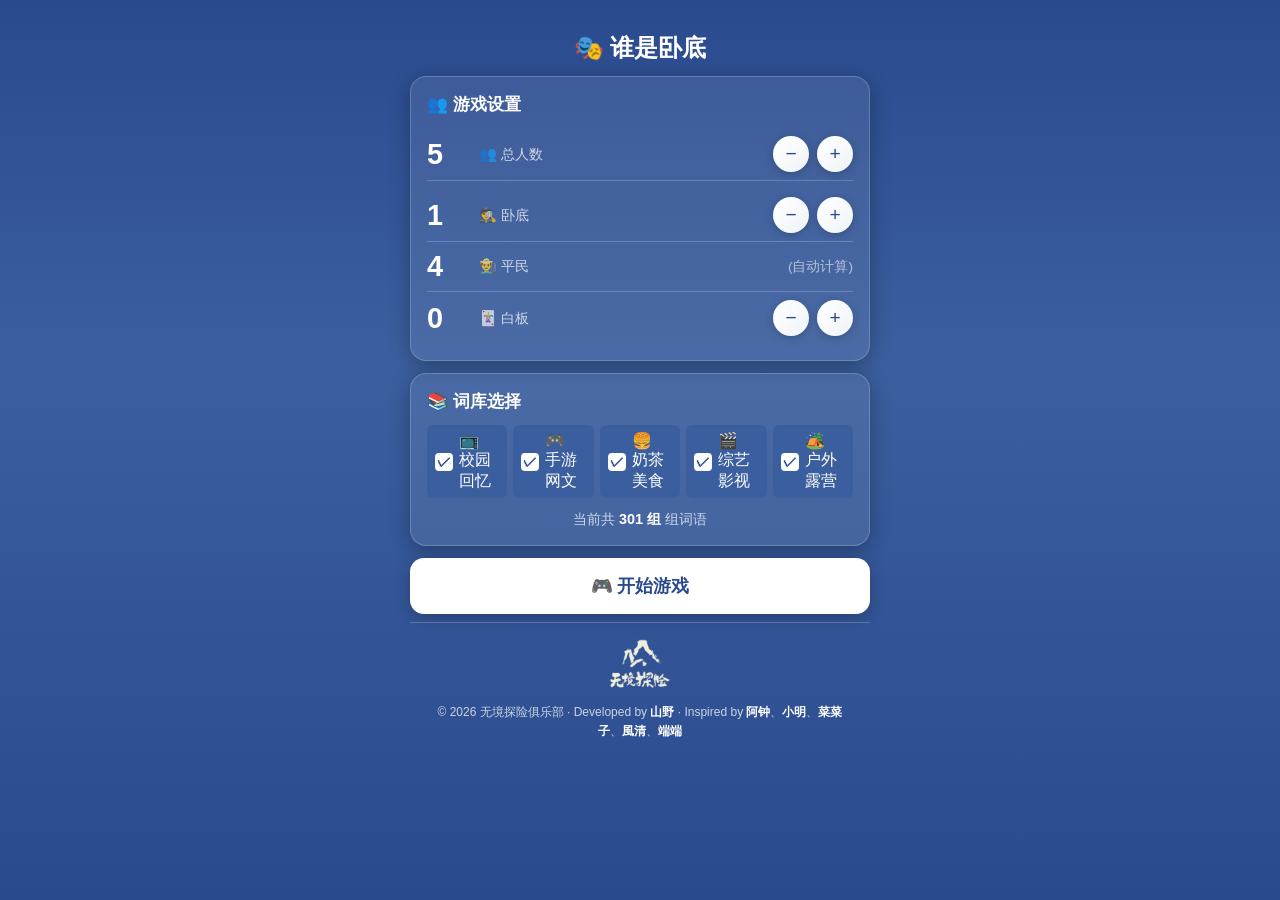
<file: index.html>
<!DOCTYPE html>
<html lang="zh-CN">
<head>
    <meta charset="UTF-8">
    <meta name="viewport" content="width=device-width, initial-scale=1.0, maximum-scale=1.0, user-scalable=no">
    <title>谁是卧底 - 无境探险</title>
    <style>
        /* ==================== 暗色主题（深蓝 + 浅色文字） ==================== */
        :root {
            --bg: #3B5F9E;                          /* 和 LOGO 背景一致 */
            --bg-gradient: linear-gradient(180deg, #2A4A8E 0%, #3B5F9E 40%, #2A4A8E 100%);
            --primary: #FFFFFF;                     /* 纯白色，最高对比度 */
            --primary-light: #F0F4F8;
            --primary-dark: #E0E8F0;
            --primary-bg: rgba(255, 255, 255, 0.1);
            --text: #FFFFFF;
            --text-secondary: rgba(255, 255, 255, 0.75);
            --card-bg: rgba(255, 255, 255, 0.08);
            --card-border: rgba(255, 255, 255, 0.2);
            --card-shadow: rgba(0, 0, 0, 0.3);
            /* Web 2.0 柔和色 - 暗色版本 */
            --danger: #FFCDD2;
            --danger-bg: rgba(255, 235, 238, 0.15);
            --danger-text: #FFCDD2;
            --success: #C8E6C9;
            --success-bg: rgba(232, 245, 233, 0.15);
            --success-text: #C8E6C9;
            --avatar-bg: #FFFFFF;                   /* 头像背景 - 白色 */
            --avatar-text: #2A4A8E;                 /* 头像文字 - 深蓝 */
        }

        * {
            margin: 0;
            padding: 0;
            box-sizing: border-box;
            -webkit-tap-highlight-color: transparent;
        }

        body {
            font-family: -apple-system, BlinkMacSystemFont, 'Segoe UI', Roboto, 'Helvetica Neue', Arial, sans-serif;
            background: var(--bg-gradient);
            color: var(--text);
            min-height: 100vh;
            transition: background 0.4s ease, color 0.4s ease;
            overflow-x: hidden;
        }

        .container {
            max-width: 500px;
            margin: 0 auto;
            padding: 20px;
            min-height: 100vh;
            display: flex;
            flex-direction: column;
        }

        /* 页面内容区域 - 占据剩余空间，内容贴顶，LOGO 贴底 */
        .page.active {
            display: flex;
            flex-direction: column;
            flex: 1;
            justify-content: flex-start;
        }

        /* 页脚始终在页面底部 */
        .footer {
            margin-top: auto;
        }

        /* 页面切换 */
        .page {
            display: none;
            flex: 1;
            flex-direction: column;
        }

        .page.active {
            display: flex;
        }

        /* 标题 */
        .page-title {
            font-size: 1.5rem;
            text-align: center;
            margin: 12px 0;
            color: var(--primary);
            font-weight: 700;
        }

        /* 卡片 */
        .card {
            background: var(--card-bg);
            border-radius: 16px;
            padding: 16px;
            margin-bottom: 12px;
            box-shadow: 0 4px 20px var(--card-shadow);
            border: 1px solid var(--card-border);
            transition: all 0.3s ease;
        }

        .card-title {
            font-size: 1.05rem;
            font-weight: 600;
            margin-bottom: 12px;
            display: flex;
            align-items: center;
            gap: 8px;
            color: var(--primary);
        }

        /* 计数器控件 */
        .counter {
            display: flex;
            align-items: center;
            justify-content: space-between;
            padding: 8px 0;
            border-bottom: 1px solid var(--card-border);
        }

        .counter:last-child {
            border-bottom: none;
        }

        .counter-left {
            display: flex;
            align-items: center;
            gap: 10px;
        }

        .counter-value {
            font-size: 1.8rem;
            font-weight: 700;
            color: var(--primary);
            min-width: 44px;
            text-align: left;
        }

        .counter-label {
            font-size: 0.9rem;
            color: var(--text-secondary);
        }

        .counter-btn {
            width: 36px;
            height: 36px;
            border-radius: 50%;
            border: none;
            background: linear-gradient(135deg, var(--primary), var(--primary-light));
            color: var(--bg);
            font-size: 1.2rem;
            cursor: pointer;
            display: flex;
            align-items: center;
            justify-content: center;
            box-shadow: 0 2px 8px rgba(0,0,0,0.2);
            transition: transform 0.1s;
        }

        body .counter-btn {
            background: linear-gradient(135deg, #FFFFFF, #F0F4F8);
            color: #2A4A8E;
        }

        .counter-btn:active {
            transform: scale(0.9);
        }

        .counter-btn:disabled {
            background: #ccc;
            cursor: not-allowed;
            box-shadow: none;
        }

        body .counter-btn:disabled {
            background: rgba(255, 255, 255, 0.3);
        }

        /* 大按钮 */
        .btn {
            display: block;
            width: 100%;
            padding: 16px 24px;
            border: none;
            border-radius: 14px;
            font-size: 1.1rem;
            font-weight: 600;
            cursor: pointer;
            transition: transform 0.1s, box-shadow 0.2s;
            text-align: center;
            text-decoration: none;
        }

        .btn:active {
            transform: scale(0.98);
        }

        .btn-primary {
            background: var(--primary);
            color: var(--bg);
            box-shadow: 0 4px 16px rgba(0,0,0,0.25);
        }

        body .btn-primary {
            background: #FFFFFF;
            color: #2A4A8E;
        }

        .btn-secondary {
            background: var(--card-bg);
            color: var(--primary);
            border: 2px solid var(--primary);
        }

        /* 忘词按钮 */
        .btn-danger {
            background: var(--danger-bg);
            color: var(--danger-text);
            border: 1px solid var(--danger);
        }

        /* 处决按钮 */
        .btn-success {
            background: var(--success-bg);
            color: var(--success-text);
            border: 1px solid var(--success);
        }

        .btn-group {
            display: grid;
            grid-template-columns: 1fr 1fr;
            gap: 12px;
            margin-top: 16px;
        }

        /* 词库选择器 */
        .word-bank-select {
            width: 100%;
            padding: 16px;
            border-radius: 12px;
            border: 2px solid var(--primary);
            background: var(--bg);
            color: var(--text);
            font-size: 1rem;
            cursor: pointer;
        }

        /* 玩家列表 */
        .player-list {
            display: flex;
            flex-direction: column;
            gap: 8px;
        }

        .player-item {
            display: flex;
            align-items: center;
            padding: 16px;
            background: var(--bg);
            border-radius: 12px;
            gap: 12px;
        }

        .player-number {
            width: 40px;
            height: 40px;
            border-radius: 50%;
            background: var(--avatar-bg);
            color: var(--avatar-text);
            display: flex;
            align-items: center;
            justify-content: center;
            font-weight: 700;
            font-size: 1.1rem;
        }

        .player-status {
            flex: 1;
        }

        .player-role {
            font-size: 1.5rem;
            font-weight: 700;
            text-align: center;
            padding: 30px;
            background: var(--primary-bg);
            border-radius: 16px;
            margin: 20px 0;
            animation: pulse 2s infinite;
        }

        @keyframes pulse {
            0%, 100% { transform: scale(1); }
            50% { transform: scale(1.02); }
        }

        /* 游戏状态 */
        .game-status {
            text-align: center;
            padding: 20px;
            font-size: 1.2rem;
        }

        .round-info {
            background: var(--primary);
            color: white;
            padding: 12px 24px;
            border-radius: 24px;
            display: inline-block;
            margin-bottom: 16px;
        }

        /* 投票选项 - 玩家头像网格 */
        .vote-options {
            display: grid;
            grid-template-columns: repeat(2, 1fr);
            gap: 16px;
            margin: 16px 0;
        }

        @media (min-width: 400px) {
            .vote-options {
                grid-template-columns: repeat(2, 1fr);
            }
        }

        .vote-option {
            display: flex;
            flex-direction: column;
            align-items: center;
            justify-content: center;
            padding: 20px 16px;
            background: var(--card-bg);
            border: 2px solid var(--card-border);
            border-radius: 16px;
            cursor: pointer;
            transition: all 0.3s;
            min-height: 140px;
        }

        .vote-option:hover {
            border-color: var(--primary);
        }

        .vote-option.selected {
            border-color: var(--primary);
            box-shadow: 0 0 20px rgba(0, 0, 0, 0.2);
            transform: scale(1.02);
        }

        /* 当有选中项时，未选中的变暗 */
        .vote-options.has-selected .vote-option:not(.selected) {
            opacity: 0.3;
            filter: grayscale(0.5);
        }

        .vote-option.eliminated {
            opacity: 1;
            cursor: not-allowed;
            position: relative;
            border-color: var(--danger);
        }

        /* 淘汰标记 - 右上角 X */
        .vote-option.eliminated::before {
            content: '✕';
            position: absolute;
            top: 6px;
            right: 6px;
            min-width: 28px;
            height: 28px;
            background: var(--danger);
            color: white;
            border-radius: 6px;
            display: flex;
            align-items: center;
            justify-content: center;
            font-weight: 700;
            font-size: 1rem;
            z-index: 20;
            box-shadow: 0 2px 8px rgba(0,0,0,0.4);
        }

        /* 身份标签 */
        .eliminated-role-badge {
            position: absolute;
            bottom: 8px;
            left: 50%;
            transform: translateX(-50%);
            padding: 4px 12px;
            border-radius: 12px;
            font-size: 0.85rem;
            font-weight: 700;
            color: white;
            white-space: nowrap;
            z-index: 15;
            background: rgba(0,0,0,0.7);
        }

        /* 投票选项头像 */
        .vote-option .avatar {
            width: 50px;
            height: 50px;
            border-radius: 50%;
            background: var(--avatar-bg);
            display: flex;
            align-items: center;
            justify-content: center;
            font-size: 1.5rem;
            font-weight: 700;
            color: var(--avatar-text);
            margin-bottom: 8px;
        }

        .vote-option .number {
            font-size: 0.9rem;
            color: var(--text);
            font-weight: 500;
        }

        .vote-radio {
            width: 24px;
            height: 24px;
            border-radius: 50%;
            border: 2px solid var(--primary);
            margin-right: 12px;
            display: flex;
            align-items: center;
            justify-content: center;
        }

        .vote-option.selected .vote-radio::after {
            content: '';
            width: 12px;
            height: 12px;
            border-radius: 50%;
            background: var(--primary);
        }

        /* 结算页面 */
        .result-emoji {
            font-size: 4rem;
            text-align: center;
            margin: 20px 0;
        }

        .result-title {
            font-size: 1.8rem;
            font-weight: 700;
            text-align: center;
            color: var(--primary);
            margin-bottom: 20px;
        }

        .result-detail {
            background: var(--card-bg);
            border-radius: 12px;
            padding: 16px;
            margin-bottom: 12px;
        }

        .loser-box {
            background: var(--danger-bg);
            border: 2px solid var(--danger);
            border-radius: 16px;
            padding: 20px;
            text-align: center;
            margin: 20px 0;
        }

        /* 词库管理 */
        .word-pair-item {
            display: flex;
            justify-content: space-between;
            align-items: center;
            padding: 12px;
            background: var(--bg);
            border-radius: 8px;
            margin-bottom: 8px;
        }

        .word-pair-text {
            font-size: 0.95rem;
        }

        .word-pair-actions {
            display: flex;
            gap: 8px;
        }

        .word-pair-actions button {
            padding: 6px 12px;
            border: none;
            border-radius: 6px;
            cursor: pointer;
            font-size: 0.9rem;
        }

        .btn-delete {
            background: var(--danger-bg);
            color: var(--danger-text);
        }

        /* 词库选择复选框 - 改为 5 列布局 */
        .word-bank-checkboxes {
            display: grid;
            grid-template-columns: repeat(5, 1fr);
            gap: 6px;
            margin-top: 8px;
        }

        .word-bank-checkboxes .checkbox-item {
            margin: 0;
        }

        .checkbox-item {
            display: flex;
            align-items: center;
            gap: 6px;
            cursor: pointer;
            padding: 6px 8px;
            border-radius: 6px;
            background: var(--bg);
            transition: background 0.2s;
            margin: 0;
        }

        .checkbox-item:hover {
            background: var(--primary-bg);
        }

        .checkbox-item input[type="checkbox"] {
            width: 18px;
            height: 18px;
            cursor: pointer;
            accent-color: var(--primary);
            /* 兼容性方案：针对不支持 accent-color 的浏览器 */
            -webkit-appearance: none;
            appearance: none;
            border: 2px solid var(--primary);
            border-radius: 4px;
            background: transparent;
            position: relative;
            flex-shrink: 0;
        }

        .checkbox-item input[type="checkbox"]:checked {
            background: var(--primary);
        }

        .checkbox-item input[type="checkbox"]:checked::after {
            content: '✓';
            position: absolute;
            color: #fff;
            font-size: 14px;
            font-weight: bold;
            top: 50%;
            left: 50%;
            transform: translate(-50%, -55%);
        }

        .checkbox-item input[type="checkbox"]:focus {
            outline: 2px solid var(--primary-light);
            outline-offset: 2px;
        }

        .checkbox-item label {
            flex: 1;
            cursor: pointer;
            font-size: 0.85rem;
        }

        .checkbox-count {
            font-size: 0.8rem;
            color: var(--text-secondary);
            margin-left: auto;
        }

        /* 拍照界面 */
        .camera-container {
            position: fixed;
            top: 0;
            left: 0;
            width: 100%;
            height: 100%;
            background: var(--bg);
            display: flex;
            flex-direction: column;
            align-items: center;
            z-index: 1000;
            overflow: hidden;
        }

        /* 视频区域：占据剩余空间 */
        .camera-video-container {
            flex: 1 1 auto;
            width: 100%;
            display: flex;
            align-items: center;
            justify-content: center;
            overflow: hidden;
            padding: 10px;
        }

        .camera-video {
            width: 100%;
            max-width: 400px;
            height: 100%;
            max-height: 100%;
            background: #000;
            border-radius: 16px;
            object-fit: contain;
        }

        /* 按钮区域：固定高度 100px */
        .camera-buttons-wrapper {
            flex: 0 0 100px;
            width: 100%;
            display: flex;
            align-items: center;
            justify-content: center;
            padding-bottom: 10px;
        }

        .camera-canvas {
            display: none;
        }

        .camera-buttons {
            display: flex;
            gap: 16px;
        }

        .camera-btn {
            width: 64px;
            height: 64px;
            border-radius: 50%;
            border: 4px solid var(--primary);
            background: var(--bg);
            font-size: 1.5rem;
            cursor: pointer;
            display: flex;
            align-items: center;
            justify-content: center;
            transition: transform 0.1s;
        }

        .camera-btn:active {
            transform: scale(0.9);
        }

        .camera-btn-capture {
            background: var(--primary);
            color: var(--bg);
        }

        body .camera-btn-capture {
            background: #FFFFFF;
            color: #2A4A8E;
        }

        .avatar-preview {
            width: 100px;
            height: 100px;
            border-radius: 50%;
            object-fit: cover;
            border: 4px solid var(--primary);
            margin: 10px 0;
        }

        body .avatar-preview {
            border-color: #FFFFFF;
        }

        /* 暗色模式下复选框样式 */
        body .checkbox-item input[type="checkbox"] {
            border-color: #FFFFFF;
        }

        body .checkbox-item input[type="checkbox"]:checked {
            background: #FFFFFF;
        }

        body .checkbox-item input[type="checkbox"]:checked::after {
            color: #2A4A8E;
        }

        .player-avatar {
            width: 100%;
            height: 100%;
            object-fit: cover;
        }

        .player-item-with-avatar {
            position: relative;
            padding: 0;
            background: var(--card-bg);
            border: 2px solid var(--card-border);
            border-radius: 12px;
            cursor: pointer;
            overflow: hidden;
            aspect-ratio: 1;
            transition: all 0.3s;
        }

        .player-item-with-avatar:hover {
            border-color: var(--primary);
            transform: scale(1.02);
        }

        .player-item-with-avatar.selected {
            border-color: var(--primary);
            box-shadow: 0 0 20px rgba(0, 0, 0, 0.2);
        }

        .player-number-badge {
            position: absolute;
            top: 6px;
            left: 6px;
            min-width: 28px;
            height: 28px;
            border-radius: 6px;
            background: var(--avatar-bg);
            color: var(--avatar-text);
            display: flex;
            align-items: center;
            justify-content: center;
            font-weight: 700;
            font-size: 0.95rem;
            z-index: 10;
            box-shadow: 0 2px 8px rgba(0,0,0,0.4);
        }

        body .player-number-badge {
            background: #FFFFFF;
            color: #2A4A8E;
        }


        /* 卡牌翻转效果 - 金色扇形叠放 */
        .card-grid {
            display: flex;
            justify-content: center;
            align-items: center;
            height: 320px; /* 调整高度以适应卡牌高度 */
            position: relative;
            perspective: 1000px;
            margin: 20px 0;
            width: 100%;
            max-width: 380px; /* 增加最大宽度以适应更宽的卡牌 */
        }

        .card-item {
            position: absolute;
            width: 200px;  /* 增加宽度，接近扑克牌比例 */
            height: 280px; /* 高度约是宽度的 1.4 倍，像扑克牌 */
            cursor: pointer;
            transition: transform 0.4s ease, opacity 0.3s, box-shadow 0.3s;
            transform-style: preserve-3d;
            left: 50%;
            top: 50%;
            margin-left: -100px;  /* 居中，宽度的一半 */
            margin-top: -140px;   /* 调整为高度的一半 */
            overflow: visible; /* 允许溢出内容显示 */
        }

        .card-grid {
            height: 280px; /* 调整高度以适应卡牌高度 */
        }

        /* 扑克牌式横向展开效果 - 位置由 JS 动态计算 */

        .card-item.completed {
            opacity: 0;
            pointer-events: none;
            /* transform 由 JS 动态计算 */
        }

        .card-item.active {
            z-index: 100;
            /* 保持扇形位置，只添加高亮效果 */
            box-shadow: 0 0 30px var(--card-shadow), 0 4px 20px rgba(0,0,0,0.4);
            filter: brightness(1.15);
        }

        .card-item.active .card-front {
            border: 3px solid var(--primary);
            box-shadow: 0 0 25px var(--card-shadow), 0 4px 15px rgba(0,0,0,0.3);
            animation: pulse-gold 1.5s infinite;
        }

        @keyframes pulse-gold {
            0%, 100% { box-shadow: 0 0 20px var(--card-shadow), 0 4px 15px rgba(0,0,0,0.3); }
            50% { box-shadow: 0 0 35px var(--card-shadow), 0 4px 20px rgba(0,0,0,0.4); }
        }

        .card-inner {
            position: relative;
            width: 100%;
            height: 100%;
            transition: transform 0.6s;
            transform-style: preserve-3d;
        }

        .card-item.flipped .card-inner {
            transform: rotateY(180deg);
        }

        .card-item.completed .card-inner {
            opacity: 0;
            pointer-events: none;
        }

        /* 未翻开时隐藏 card-back，避免 backface-visibility 不生效 */
        .card-item:not(.flipped) .card-back {
            visibility: hidden;
        }

        .card-front, .card-back {
            position: absolute;
            width: 100%;
            height: 100%;
            backface-visibility: hidden;
            border-radius: 16px;
            display: flex;
            flex-direction: column;
            align-items: center;
            justify-content: center;
            box-shadow: 0 4px 15px rgba(0,0,0,0.2);
        }

        .card-back {
            position: relative;
            overflow: visible; /* 改为 visible，让手指动画可以显示在卡牌外面 */
            justify-content: flex-start;
        }

        /* 卡牌背面 - 玩家号码 */
        .card-number-back {
            position: absolute;
            top: 12px;
            left: 12px;
            width: 32px;
            height: 32px;
            background: var(--avatar-bg);
            border: 2px solid var(--primary);
            border-radius: 50%;
            display: flex;
            justify-content: center;
            align-items: center;
            font-size: 0.9rem;
            font-weight: bold;
            color: var(--avatar-text);
            z-index: 10;
        }

        .card-video-container {
            width: 100%;
            height: 100%;
            position: relative;
            display: flex;
            justify-content: center;
            align-items: center;
            overflow: hidden; /* 防止视频溢出 */
        }

        .card-front {
            background: linear-gradient(135deg, var(--primary), var(--primary-light));
            color: var(--bg);
            border: 2px solid var(--primary-dark);
        }

        body .card-front {
            background: #FFFFFF;
            color: #2A4A8E;
            border: 2px solid #E0E8F0;
        }

        .card-back {
            background: linear-gradient(180deg, var(--bg) 0%, var(--bg) 100%);
            color: var(--text);
            transform: rotateY(180deg);
            border: 2px solid var(--primary);
            padding: 0;
            position: relative;
            overflow: hidden;
            display: flex;
            flex-direction: column;
        }

        /* 卡牌背面 - 右上角身份（隐藏，不显示给玩家看） */
        .card-role-badge-back {
            position: absolute;
            top: 12px;
            right: 12px;
            padding: 6px 12px;
            background: rgba(161, 46, 49, 0.9);
            border-radius: 16px;
            font-size: 0.8rem;
            font-weight: 700;
            color: white;
            z-index: 10;
            /* 不显示身份 */
            display: none;
        }

        .card-role-badge-back.civilian {
            background: var(--primary);
            color: var(--bg);
        }

        .card-role-badge-back.undercover {
            background: var(--danger);
            color: white;
        }

        .card-role-badge-back.blank {
            background: #666;
            color: white;
        }

        /* 卡牌背面 - 头像区域 (70%) */
        .card-avatar-area {
            flex: 0 0 70%;
            width: 100%;
            background: var(--primary-bg);
            display: flex;
            justify-content: center;
            align-items: center;
            position: relative;
            overflow: hidden;
        }

        /* 卡牌背面 - 底部区域 (30%) */
        .card-bottom-area {
            flex: 0 0 30%;
            display: flex;
            border-top: 1px solid var(--card-border);
            background: rgba(0, 0, 0, 0.1);
            width: 100%;
            min-height: 60px;
            z-index: 10;
            position: relative;
        }

        /* 卡牌背面 - 词语区域 (底部左侧) */
        .card-word-area {
            flex: 1;
            display: flex;
            justify-content: center;
            align-items: center;
            border-right: 1px solid var(--card-border);
            z-index: 10;
            position: relative;
        }

        /* 卡牌背面 - 按钮区域 (底部右侧) */
        .card-button-area {
            flex: 1;
            display: flex;
            justify-content: center;
            align-items: center;
            z-index: 10;
            position: relative;
        }

        .card-player-num {
            font-size: 2rem;
            font-weight: 700;
            margin-bottom: 8px;
            color: var(--bg);
        }

        body .card-player-num {
            color: #2A4A8E;
        }

        .card-hint {
            font-size: 0.85rem;
            opacity: 0.9;
            color: var(--bg);
            font-weight: 600;
        }

        body .card-hint {
            color: #2A4A8E;
        }

        .card-word {
            font-size: 1.2rem;
            font-weight: 700;
            color: var(--primary);
            width: 100%;
            text-align: center;
        }

        /* 角色标签叠加在头像上（card-front 使用） */
        .card-role-badge {
            position: absolute;
            bottom: 50px;
            left: 50%;
            transform: translateX(-50%);
            padding: 6px 14px;
            border-radius: 20px;
            font-size: 0.9rem;
            font-weight: 700;
            color: white;
            white-space: nowrap;
            z-index: 10;
            text-shadow: 0 2px 4px rgba(0,0,0,0.8);
            box-shadow: 0 2px 10px rgba(0,0,0,0.5);
        }

        .card-role-badge.civilian {
            background: var(--primary);
            color: var(--bg);
        }

        body .card-role-badge.civilian {
            background: #2A4A8E;
            color: #FFFFFF;
        }

        .card-role-badge.undercover {
            background: var(--danger);
        }

        .card-role-badge.blank {
            background: #666;
        }

        .card-confirm-btn {
            width: 100%;
            height: 100%;
            background: transparent;
            color: #fff;
            font-size: 1rem;
            font-weight: 700;
            display: flex;
            flex-direction: column;
            justify-content: center;
            align-items: center;
            gap: 4px;
            cursor: pointer;
            position: relative;
            overflow: hidden;
            border-radius: 12px;
            border: none;
            box-shadow: none;
        }

        /* 中心光晕扩散效果 - 从中心向外扩散的涟漪 */
        .card-confirm-btn::after {
            content: '';
            position: absolute;
            top: 50%;
            left: 50%;
            width: 0;
            height: 0;
            background: radial-gradient(circle, rgba(255, 255, 255, 0.4), transparent);
            border-radius: 50%;
            transform: translate(-50%, -50%);
            animation: center-ripple 2s ease-out infinite;
            z-index: 1;
        }

        @keyframes center-ripple {
            0% { width: 0; height: 0; opacity: 0.6; }
            100% { width: 350px; height: 350px; opacity: 0; }
        }

        /* 按钮文字内容 */
        .card-confirm-btn span {
            position: relative;
            z-index: 2;
        }

        body .card-confirm-btn {
            background: transparent;
            color: #FFFFFF;
        }

        .card-confirm-btn:active {
            transform: scale(0.98);
        }

        /* 卡牌内拍照样式 */
        .card-video {
            width: 100%;
            height: 100%;
            max-width: 100%;
            max-height: 100%;
            background: #000;
            object-fit: contain; /* 改为 contain，避免视频溢出容器 */
            transform: scaleX(-1); /* 镜像翻转，更符合自拍习惯 */
        }

        .card-canvas {
            display: none;
        }

        .card-photo-preview {
            width: 100%;
            height: 100%;
            max-width: 100%;
            object-fit: contain;
            transform: scaleX(-1);
            display: none;
        }

        .card-camera-buttons {
            display: flex;
            justify-content: center;
            align-items: center;
            height: 100%;
            z-index: 10;
            position: relative;
        }

        .card-btn-capture {
            display: none;
        }

        .card-photo-confirm {
            display: none;
        }

        .card-btn-retake {
            display: none;
        }

        .card-btn-confirm {
            display: none;
        }

        .form-input:focus {
            outline: none;
            border-color: var(--primary);
        }

        .form-row {
            display: grid;
            grid-template-columns: 1fr 1fr;
            gap: 12px;
        }

        /* 底部导航 */
        .bottom-nav {
            display: flex;
            gap: 12px;
            margin-top: auto;
            padding-top: 20px;
        }

        .bottom-nav .btn {
            flex: 1;
            padding: 14px;
            font-size: 1rem;
        }

        /* 进度条 */
        .progress-section {
            text-align: center;
            margin: 16px 0;
            font-size: 0.9rem;
            opacity: 0.7;
        }

        /* 提示信息 */
        .tip {
            background: var(--primary-bg);
            padding: 12px 16px;
            border-radius: 12px;
            font-size: 0.9rem;
            margin-bottom: 16px;
            display: flex;
            align-items: center;
            gap: 8px;
        }

        /* 页脚 LOGO 和版权 */
        .footer {
            text-align: center;
            padding: 12px 20px 6px;
            margin-top: 8px;
            border-top: 1px solid var(--card-border);
        }

        .footer-logo {
            width: 60px;
            height: auto;
            margin-bottom: 4px;
        }

        body .footer-logo {
            background: transparent;
            padding: 0;
        }

        /* 版权信息 - 统一格式 */
        .copyright {
            font-size: 0.75rem;
            color: var(--text-secondary);
            line-height: 1.6;
        }

        .copyright .highlight {
            color: var(--primary);
            font-weight: 600;
        }

        /* 响应式调整 */
        @media (max-width: 360px) {
            .counter-btn {
                width: 36px;
                height: 36px;
                font-size: 1.1rem;
            }
            .counter-value {
                font-size: 1.5rem;
            }
            /* 在超小屏幕上词库选择器变为 2 列 */
            .word-bank-checkboxes {
                grid-template-columns: repeat(2, 1fr);
            }
            /* 移动端卡牌底部区域调整，避免空间浪费 */
            .card-bottom-area {
                min-height: 60px;
                flex: 0 0 25%;
            }
            .card-avatar-area {
                flex: 0 0 75%;
            }
            .card-confirm-btn {
                font-size: 0.8rem;
                padding: 8px 12px;
            }
            .card-word {
                font-size: 1rem;
            }
        }

        /* 针对高度有限设备的优化 - 压缩垂直空间 */
        @media (max-height: 850px) {
            .container {
                padding: 10px;
            }
            .page-title {
                font-size: 1.2rem;
                margin: 6px 0;
            }
            .card {
                padding: 10px;
                margin-bottom: 8px;
            }
            .card-title {
                font-size: 0.9rem;
                margin-bottom: 6px;
            }
            .counter {
                padding: 4px 0;
            }
            .btn {
                padding: 10px 16px;
                font-size: 0.95rem;
            }
            .footer {
                padding: 8px 12px 4px;
                margin-top: 4px;
            }
            .footer-logo {
                width: 50px;
                margin-bottom: 3px;
            }
            .copyright {
                font-size: 0.6rem;
            }
            .vote-option {
                min-height: 100px;
                padding: 12px 8px;
            }
            .vote-option .avatar {
                width: 40px;
                height: 40px;
                font-size: 1.2rem;
            }
        }
    </style>
</head>
<body>
    <div class="container">
        <!-- 首页 -->
        <div id="home-page" class="page active">
            <h1 class="page-title">🎭 谁是卧底</h1>

            <div class="card">
                <div class="card-title">👥 游戏设置</div>

                <!-- 总人数计数器 -->
                <div class="counter">
                    <div style="display: flex; align-items: center; gap: 8px;">
                        <div class="counter-value" id="total-count">6</div>
                        <div class="counter-label">👥 总人数</div>
                    </div>
                    <div style="display: flex; gap: 8px; align-items: center;">
                        <button class="counter-btn" onclick="adjustCount(-1)">−</button>
                        <button class="counter-btn" onclick="adjustCount(1)">+</button>
                    </div>
                </div>

                <!-- 角色分配区域 -->
                <div style="margin-top: 8px;">

                    <!-- 卧底计数器 -->
                    <div class="counter">
                        <div style="display: flex; align-items: center; gap: 8px;">
                            <div class="counter-value" id="preview-undercover">2</div>
                            <div class="counter-label">🕵️ 卧底</div>
                        </div>
                        <div style="display: flex; gap: 8px; align-items: center;">
                            <button class="counter-btn" onclick="adjustUndercover(-1)">−</button>
                            <button class="counter-btn" onclick="adjustUndercover(1)">+</button>
                        </div>
                    </div>

                    <!-- 平民计数器（只读） -->
                    <div class="counter">
                        <div style="display: flex; align-items: center; gap: 8px;">
                            <div class="counter-value" id="preview-civilian">4</div>
                            <div class="counter-label">👨‍🌾 平民</div>
                        </div>
                        <div style="display: flex; gap: 8px; align-items: center;">
                            <span style="font-size: 0.85rem; opacity: 0.6;">(自动计算)</span>
                        </div>
                    </div>

                    <!-- 白板计数器 -->
                    <div class="counter">
                        <div style="display: flex; align-items: center; gap: 8px;">
                            <div class="counter-value" id="preview-blank">0</div>
                            <div class="counter-label">🃏 白板</div>
                        </div>
                        <div style="display: flex; gap: 8px; align-items: center;">
                            <button class="counter-btn" onclick="adjustBlank(-1)">−</button>
                            <button class="counter-btn" onclick="adjustBlank(1)">+</button>
                        </div>
                    </div>

                </div>
            </div>

            <!-- 词库选择卡片 -->
            <div class="card">
                <div class="card-title">📚 词库选择</div>
                <div class="word-bank-checkboxes">
                    <label class="checkbox-item">
                        <input type="checkbox" value="school" checked onchange="toggleWordBank('school')">
                        <span>📺 校园回忆</span>
                    </label>
                    <label class="checkbox-item">
                        <input type="checkbox" value="gaming" checked onchange="toggleWordBank('gaming')">
                        <span>🎮 手游网文</span>
                    </label>
                    <label class="checkbox-item">
                        <input type="checkbox" value="foodie" checked onchange="toggleWordBank('foodie')">
                        <span>🍔 奶茶美食</span>
                    </label>
                    <label class="checkbox-item">
                        <input type="checkbox" value="show" checked onchange="toggleWordBank('show')">
                        <span>🎬 综艺影视</span>
                    </label>
                    <label class="checkbox-item">
                        <input type="checkbox" value="outdoorLife" checked onchange="toggleWordBank('outdoorLife')">
                        <span>🏕️ 户外露营</span>
                    </label>
                </div>
                <div style="margin-top: 12px; text-align: center; font-size: 0.9rem; color: var(--text-secondary);">
                    当前共 <span id="total-words-count" style="font-weight: 700; color: var(--primary);">0</span> 组词语
                </div>
            </div>

            <button class="btn btn-primary" onclick="startGame()">
                🎮 开始游戏
            </button>

            <!-- 页脚 -->
            <div class="footer">
                <img src="assets/logo_dark.png" alt="无境探险" class="footer-logo" id="footer-logo-home" />
                <div class="copyright">
                    <p>© 2026 无境探险俱乐部 · Developed by <span class="highlight">山野</span> · Inspired by <span class="highlight">阿钟</span>、<span class="highlight">小明</span>、<span class="highlight">菜菜子</span>、<span class="highlight">風清</span>、<span class="highlight">端端</span></p>
                </div>
            </div>
        </div>

        <!-- 词语传递页 -->
        <div id="transfer-page" class="page">
            <h1 class="page-title">📱 词语传递</h1>

            <div class="card">
                <div class="game-status">
                    <p>请将手机传给</p>
                    <div style="font-size: 2rem; font-weight: 700; color: var(--primary); margin: 20px 0;">
                        第 <span id="transfer-player-num">1</span> 号玩家
                    </div>
                </div>
            </div>

            <button class="btn btn-primary" onclick="showWord()">
                👁️ 查看词语
            </button>

            <!-- 页脚 -->
            <div class="footer">
                <img src="assets/logo_dark.png" alt="无境探险" class="footer-logo" id="footer-logo-transfer" />
                <div class="copyright">
                    <p>© 2026 无境探险俱乐部 · Developed by <span class="highlight">山野</span> · Inspired by <span class="highlight">阿钟</span>、<span class="highlight">小明</span>、<span class="highlight">菜菜子</span>、<span class="highlight">風清</span>、<span class="highlight">端端</span></p>
                </div>
            </div>
        </div>

        <!-- 卡牌式看词页 -->
        <div id="card-transfer-page" class="page">
            <h1 class="page-title">📱 请玩家依序传递手机看词</h1>

            <div class="card">
                <p style="text-align: center; margin-bottom: 16px; opacity: 0.7;">
                    点击卡牌查看词语，然后拍摄头像
                </p>
                <div class="card-grid" id="card-grid-container">
                    <!-- JS 填充 -->
                </div>
            </div>

            <!-- 页脚 -->
            <div class="footer">
                <img src="assets/logo_dark.png" alt="无境探险" class="footer-logo" id="footer-logo-card" />
                <div class="copyright">
                    <p>© 2026 无境探险俱乐部 · Developed by <span class="highlight">山野</span> · Inspired by <span class="highlight">阿钟</span>、<span class="highlight">小明</span>、<span class="highlight">菜菜子</span>、<span class="highlight">風清</span>、<span class="highlight">端端</span></p>
                </div>
            </div>
        </div>

        <!-- 词语显示页 -->
        <div id="word-page" class="page">
            <h1 class="page-title">🤫 记住你的词语</h1>

            <div class="card">
                <div class="player-role" id="player-word">
                    🍎 苹果 🍎
                </div>
                <p style="text-align: center; opacity: 0.7;">
                    不要让别人看到哦～
                </p>
            </div>

            <div class="tip">
                💡 可以用相似的词描述，但不要说得太明显
            </div>

            <button class="btn btn-primary" onclick="goToCamera()">
                📸 拍摄头像
            </button>

            <div class="progress-section">
                玩家 <span id="word-progress-current">1</span> / <span id="word-progress-total">6</span>
            </div>

            <!-- 页脚 -->
            <div class="footer">
                <img src="assets/logo_dark.png" alt="无境探险" class="footer-logo" id="footer-logo-word" />
                <div class="copyright">
                    <p>© 2026 无境探险俱乐部 · Developed by <span class="highlight">山野</span> · Inspired by <span class="highlight">阿钟</span>、<span class="highlight">小明</span>、<span class="highlight">菜菜子</span>、<span class="highlight">風清</span>、<span class="highlight">端端</span></p>
                </div>
            </div>
        </div>

        <!-- 淘汰记录页 -->
        <div id="eliminate-page" class="page">
            <h1 class="page-title">🎮 游戏进行中</h1>

            <p style="text-align: center; margin: 8px 0; opacity: 0.7; font-size: 0.9rem;">
                🎤 线下发言 + 投票后，点击淘汰的玩家
            </p>

            <div class="card">
                <div class="card-title">👥 点击淘汰玩家</div>
                <div class="vote-options" id="eliminate-options">
                    <!-- JS 填充 -->
                </div>
            </div>

            <div class="btn-group">
                <button class="btn btn-danger" onclick="showReviewWord()" id="forget-word-btn" disabled style="opacity: 0.5; cursor: not-allowed;">
                    📖 忘词
                </button>
                <button class="btn btn-success" onclick="checkGameOver()" id="eliminate-confirm-btn" disabled style="opacity: 0.5; cursor: not-allowed;">
                    ⚔️ 处决
                </button>
            </div>

            <!-- 测试按钮：直接结束游戏 -->
            <button class="btn btn-secondary" onclick="endGame('civilian')" id="test-end-btn" style="margin-top: 12px; font-size: 0.9rem; padding: 12px; display: none;">
                🧪 直接结算（测试用）
            </button>

            <!-- 页脚 -->
            <div class="footer">
                <img src="assets/logo_dark.png" alt="无境探险" class="footer-logo" id="footer-logo-eliminate" />
                <div class="copyright">
                    <p>© 2026 无境探险俱乐部 · Developed by <span class="highlight">山野</span> · Inspired by <span class="highlight">阿钟</span>、<span class="highlight">小明</span>、<span class="highlight">菜菜子</span>、<span class="highlight">風清</span>、<span class="highlight">端端</span></p>
                </div>
            </div>
        </div>

        <!-- 淘汰结果页 -->
        <div id="eliminate-result-page" class="page">
            <h1 class="page-title">📊 淘汰结果</h1>

            <div class="card">
                <div class="result-detail" style="text-align: center;">
                    <p>被淘汰的是</p>
                    <div style="font-size: 3rem; margin: 20px 0;">
                        <span id="eliminated-emoji">😱</span>
                    </div>
                    <div style="font-size: 1.5rem; font-weight: 700; color: var(--primary);">
                        <span id="eliminated-player">3</span> 号玩家
                    </div>
                    <img id="eliminated-avatar" class="avatar-preview" style="display: none; margin: 10px auto;" />
                </div>

                <div class="result-detail">
                    <div style="display: flex; justify-content: space-between; margin-bottom: 8px;">
                        <span>身份：</span>
                        <span id="eliminated-role" style="font-weight: 700;">卧底</span>
                    </div>
                    <div style="display: flex; justify-content: space-between;">
                        <span>词语：</span>
                        <span id="eliminated-word" style="font-weight: 700;">香蕉</span>
                    </div>
                </div>
            </div>

            <button class="btn btn-primary" onclick="continueGame()">
                继续游戏
            </button>

            <!-- 页脚 -->
            <div class="footer">
                <img src="assets/logo_dark.png" alt="无境探险" class="footer-logo" id="footer-logo-eliminate-result" />
                <div class="copyright">
                    <p>© 2026 无境探险俱乐部 · Developed by <span class="highlight">山野</span> · Inspired by <span class="highlight">阿钟</span>、<span class="highlight">小明</span>、<span class="highlight">菜菜子</span>、<span class="highlight">風清</span>、<span class="highlight">端端</span></p>
                </div>
            </div>
        </div>

        <!-- 忘词提示页 -->
        <div id="review-word-page" class="page">
            <h1 class="page-title">📖 忘词提示</h1>
            <div class="card">
                <div class="result-detail" style="text-align: center;">
                    <p>请 <span id="review-word-player" style="font-weight: 700; color: var(--primary);">3</span> 号玩家查看词语</p>
                    <div class="player-role" id="review-word-text">
                        📝 词语 📝
                    </div>
                    <p style="margin-top: 16px; opacity: 0.8; font-size: 0.9rem;">3 秒后自动返回...</p>
                </div>
            </div>

            <!-- 页脚 -->
            <div class="footer">
                <img src="assets/logo_dark.png" alt="无境探险" class="footer-logo" id="footer-logo-review" />
                <div class="copyright">
                    <p>© 2026 无境探险俱乐部 · Developed by <span class="highlight">山野</span> · Inspired by <span class="highlight">阿钟</span>、<span class="highlight">小明</span>、<span class="highlight">菜菜子</span>、<span class="highlight">風清</span>、<span class="highlight">端端</span></p>
                </div>
            </div>
        </div>

        <!-- 拍照页面 -->
        <div id="camera-page" class="page">
            <h1 class="page-title">📸 拍摄头像</h1>

            <div class="card">
                <p style="text-align: center; margin-bottom: 16px;">
                    请玩家 <span id="camera-player-num" style="font-weight: 700; color: var(--primary);">1</span> 拍摄头像
                </p>
            </div>

            <div class="camera-container">
                <div class="camera-video-container">
                    <video id="camera-video" class="camera-video" autoplay playsinline></video>
                </div>
                <canvas id="camera-canvas" class="camera-canvas"></canvas>
                <img id="camera-preview" class="avatar-preview" style="display: none;" />

                <div class="camera-buttons-wrapper">
                    <div class="camera-buttons" id="camera-capture-btns">
                        <button class="camera-btn camera-btn-capture" onclick="capturePhoto()" title="拍照">
                            📷
                        </button>
                    </div>

                    <div class="camera-buttons" id="camera-confirm-btns" style="display: none;">
                        <button class="camera-btn" onclick="retakePhoto()" title="重拍">
                            🔄
                        </button>
                        <button class="camera-btn camera-btn-capture" onclick="confirmPhoto()" title="确认">
                            ✓
                        </button>
                    </div>
                </div>
            </div>

            <div class="tip" style="margin-top: 16px;">
                💡 请确保光线充足，正面拍摄
            </div>

            <!-- 页脚 -->
            <div class="footer">
                <img src="assets/logo_dark.png" alt="无境探险" class="footer-logo" id="footer-logo-camera" />
                <div class="copyright">
                    <p>© 2026 无境探险俱乐部 · Developed by <span class="highlight">山野</span> · Inspired by <span class="highlight">阿钟</span>、<span class="highlight">小明</span>、<span class="highlight">菜菜子</span>、<span class="highlight">風清</span>、<span class="highlight">端端</span></p>
                </div>
            </div>
        </div>

        <!-- 结算页 -->
        <div id="result-page" class="page">
            <div class="result-emoji" id="result-emoji">🎉</div>
            <h1 class="result-title" id="result-title">平民获胜！</h1>

            <div class="card">
                <div class="result-detail" style="text-align: center; padding: 20px;">
                    <div style="font-size: 1.3rem; font-weight: 700; color: var(--primary); margin-bottom: 15px;">
                        🏆 获胜信息
                    </div>
                    <div style="display: flex; justify-content: center; gap: 20px; flex-wrap: wrap;">
                        <div id="winner-info-box" style="background: var(--primary-bg); border-radius: 12px; padding: 15px; min-width: 150px; text-align: center; border: 2px solid var(--primary);">
                            <!-- JS 填充获胜者信息 -->
                        </div>
                    </div>
                </div>
            </div>

            <div class="card">
                <div class="result-detail" style="text-align: center; padding: 20px;">
                    <div style="font-size: 1.3rem; font-weight: 700; color: var(--primary); margin-bottom: 15px;">
                        📋 所有玩家身份
                    </div>
                    <div id="all-players-identity" style="display: grid; grid-template-columns: repeat(auto-fit, minmax(120px, 1fr)); gap: 12px;">
                        <!-- JS 填充所有玩家身份信息 -->
                    </div>
                </div>
            </div>

            <div class="btn-group">
                <button class="btn btn-primary" onclick="startNewGame()">🔄 重开一局</button>
                <button class="btn btn-secondary" onclick="showPage('home-page')">🏠 重新设置</button>
            </div>

            <!-- 页脚 -->
            <div class="footer">
                <img src="assets/logo_dark.png" alt="无境探险" class="footer-logo" id="footer-logo-result" />
                <div class="copyright">
                    <p>© 2026 无境探险俱乐部 · Developed by <span class="highlight">山野</span> · Inspired by <span class="highlight">阿钟</span>、<span class="highlight">小明</span>、<span class="highlight">菜菜子</span>、<span class="highlight">風清</span>、<span class="highlight">端端</span></p>
                </div>
            </div>
        </div>
    </div>

    <script>
        // ==================== 词库系统 ====================
        // 📺 校园回忆词库（60 组）- 90/00 后专属（2-4 字词，语义完整）
        const wordBankSchool = [
            { w1: '中性笔', w2: '圆珠笔' },
            { w1: '修正带', w2: '涂改液' },
            { w1: '错题本', w2: '笔记本' },
            { w1: '月考', w2: '期中' },
            { w1: '会考', w2: '高考' },
            { w1: '辣条', w2: '魔芋爽' },
            { w1: '干脆面', w2: '小饼干' },
            { w1: '冰红茶', w2: '冰绿茶' },
            { w1: '跳绳', w2: '踢毽子' },
            { w1: '传纸条', w2: '丢纸团' },
            { w1: '班长', w2: '学委' },
            { w1: '课代表', w2: '组长' },
            { w1: '食堂', w2: '小卖部' },
            { w1: '操场', w2: '球场' },
            { w1: '图书馆', w2: '自习室' },
            { w1: '班主任', w2: '老师' },
            { w1: '语文', w2: '数学' },
            { w1: '同桌', w2: '前后桌' },
            { w1: '校服', w2: '班服' },
            { w1: '红领巾', w2: '校徽' },
            { w1: '早自习', w2: '晚自习' },
            { w1: '值日生', w2: '劳动委' },
            { w1: '黑板', w2: '白板' },
            { w1: '粉笔', w2: '板擦' },
            { w1: '试卷', w2: '答题卡' },
            { w1: '铅笔', w2: '钢笔' },
            { w1: '文具盒', w2: '笔袋' },
            { w1: '书包', w2: '双肩包' },
            { w1: '课本', w2: '练习册' },
            { w1: '补习班', w2: '兴趣班' },
            { w1: '画画', w2: '书法' },
            { w1: '舞蹈', w2: '声乐' },
            { w1: '春游', w2: '秋游' },
            { w1: '运动会', w2: '艺术节' },
            { w1: '三好生', w2: '优秀生' },
            { w1: '奖状', w2: '证书' },
            { w1: '罚站', w2: '罚抄' },
            { w1: '请家长', w2: '家访' },
            { w1: '校长', w2: '主任' },
            { w1: '一本', w2: '二本' },
            { w1: '考研', w2: '考公' },
            { w1: '学霸', w2: '学渣' },
            { w1: '逃课', w2: '旷课' },
            { w1: '挂科', w2: '补考' },
            { w1: '毕业', w2: '结业' },
            { w1: '论文', w2: '答辩' },
            { w1: '实习', w2: '实训' },
            { w1: '校招', w2: '社招' },
            { w1: '简历', w2: '面试' },
            { w1: '加班', w2: '出差' },
            { w1: '团建', w2: '聚会' },
            { w1: '老板', w2: '上司' },
            { w1: '工资', w2: '奖金' },
            { w1: '跳槽', w2: '离职' },
            { w1: '创业', w2: '打工' },
            { w1: '周末', w2: '假日' },
            { w1: '午休', w2: '下午茶' },
            { w1: '打卡', w2: '签到' },
            { w1: '年终奖', w2: '双薪' },
            { w1: '请假', w2: '调休' }
        ];

        // 🎮 手游网文词库（60 组）- 90/00 后网络生活（2-4 字词，语义完整）
        const wordBankGaming = [
            { w1: '王者荣耀', w2: '英雄联盟' },
            { w1: '原神', w2: '崩坏' },
            { w1: '吃鸡', w2: '绝地求生' },
            { w1: '阴阳师', w2: '平安京' },
            { w1: '梦幻西游', w2: '大话西游' },
            { w1: '消消乐', w2: '羊了个羊' },
            { w1: '保卫萝卜', w2: '植物大战僵尸' },
            { w1: '跑酷', w2: '地铁跑酷' },
            { w1: '斗地主', w2: '麻将' },
            { w1: '第五人格', w2: '非人学园' },
            { w1: '明日方舟', w2: '黎明再现' },
            { w1: '碧蓝航线', w2: '战舰世界' },
            { w1: '方舟', w2: '星穹铁道' },
            { w1: '逆水寒', w2: '天涯明月刀' },
            { w1: '剑网三', w2: '剑侠情缘' },
            { w1: '热血传奇', w2: '传世传奇' },
            { w1: '穿越火线', w2: '逆战' },
            { w1: 'QQ飞车', w2: '卡丁车' },
            { w1: '炫舞团', w2: '劲舞团' },
            { w1: '恋与制作人', w2: '光与夜之恋' },
            { w1: '江南百景图', w2: '桃源深处有人家' },
            { w1: '旅行青蛙', w2: '猫咪后院' },
            { w1: '拼多多', w2: '淘宝' },
            { w1: '京东', w2: '天猫' },
            { w1: '闲鱼', w2: '转转' },
            { w1: '美团', w2: '饿了么' },
            { w1: '滴滴出行', w2: '高德地图' },
            { w1: '知乎', w2: '豆瓣' },
            { w1: '贴吧', w2: '论坛' },
            { w1: '抖音', w2: '快手' },
            { w1: '哔哩哔哩', w2: '小红书' },
            { w1: '微信', w2: 'QQ' },
            { w1: '朋友圈', w2: '微博' },
            { w1: '优酷', w2: '爱奇艺' },
            { w1: '腾讯视频', w2: '芒果TV' },
            { w1: '钉钉', w2: '飞书' },
            { w1: '百度', w2: '阿里巴巴' },
            { w1: '墨迹天气', w2: '彩云天气' },
            { w1: '携程', w2: '去哪儿' },
            { w1: '猫眼电影', w2: '淘票票' },
            { w1: '花呗', w2: '白条' },
            { w1: '信用卡', w2: '储蓄卡' },
            { w1: '股票', w2: '基金' },
            { w1: '网红', w2: '主播' },
            { w1: 'UP主', w2: '博主' },
            { w1: '直播', w2: '录播' },
            { w1: '弹幕', w2: '评论' },
            { w1: '点赞', w2: '收藏' },
            { w1: '关注', w2: '粉丝' },
            { w1: '内卷', w2: '躺平' },
            { w1: '社牛', w2: '社恐' },
            { w1: '种草', w2: '拔草' },
            { w1: '打卡', w2: '拍照' },
            { w1: '外卖', w2: '堂食' },
            { w1: '团购', w2: '拼单' },
            { w1: '会员', w2: '原价' },
            { w1: '新品', w2: '爆款' },
            { w1: '好评', w2: '差评' },
            { w1: '快递', w2: '外卖' },
            { w1: '网购', w2: '电商' }
        ];

        // 🍔 奶茶美食词库（60 组）- 年轻人的味蕾（2-4 字词，语义完整）
        const wordBankFoodie = [
            { w1: '喜茶', w2: '奈雪' },
            { w1: '蜜雪冰城', w2: '古茗' },
            { w1: '茶百道', w2: '书亦烧仙草' },
            { w1: '一点点', w2: '都可' },
            { w1: '星巴克', w2: '瑞幸' },
            { w1: '臭豆腐', w2: '螺蛳粉' },
            { w1: '烤冷面', w2: '手抓饼' },
            { w1: '肉夹馍', w2: '凉皮' },
            { w1: '煎饼', w2: '鸡蛋灌饼' },
            { w1: '麻辣烫', w2: '冒菜' },
            { w1: '串串香', w2: '关东煮' },
            { w1: '炸鸡', w2: '炸串' },
            { w1: '麦当劳', w2: '肯德基' },
            { w1: '海底捞', w2: '呷哺呷哺' },
            { w1: '小龙坎', w2: '大龙燚' },
            { w1: '西贝莜面村', w2: '外婆家' },
            { w1: '太二酸菜鱼', w2: '江边城外' },
            { w1: '黄焖鸡', w2: '老乡鸡' },
            { w1: '功夫菜', w2: '永和豆浆' },
            { w1: '芝士蛋糕', w2: '慕斯蛋糕' },
            { w1: '蛋挞', w2: '泡芙' },
            { w1: '双皮奶', w2: '姜撞奶' },
            { w1: '杨枝甘露', w2: '芒果西米露' },
            { w1: '酸奶', w2: '乳酸菌' },
            { w1: '养乐多', w2: '优酸乳' },
            { w1: '安慕希', w2: '纯甄' },
            { w1: '伊利', w2: '蒙牛' },
            { w1: '哈根达斯', w2: '八喜' },
            { w1: '梦龙雪糕', w2: '可爱多' },
            { w1: '冰棍', w2: '冰工厂' },
            { w1: '西瓜', w2: '哈密瓜' },
            { w1: '葡萄', w2: '提子' },
            { w1: '草莓', w2: '树莓' },
            { w1: '樱桃', w2: '车厘子' },
            { w1: '榴莲', w2: '山竹' },
            { w1: '芒果', w2: '木瓜' },
            { w1: '火龙果', w2: '猕猴桃' },
            { w1: '菠萝', w2: '凤梨' },
            { w1: '香蕉', w2: '芭蕉' },
            { w1: '红薯', w2: '紫薯' },
            { w1: '土豆', w2: '地瓜' },
            { w1: '玉米', w2: '豌豆' },
            { w1: '绿豆', w2: '红豆' },
            { w1: '西兰花', w2: '花菜' },
            { w1: '生菜', w2: '菠菜' },
            { w1: '芹菜', w2: '韭菜' },
            { w1: '大葱', w2: '小葱' },
            { w1: '生姜', w2: '大蒜' },
            { w1: '辣椒', w2: '青椒' },
            { w1: '豆瓣酱', w2: '黄豆酱' },
            { w1: '蚝油', w2: '酱油' },
            { w1: '生抽', w2: '老抽' },
            { w1: '陈醋', w2: '白醋' },
            { w1: '料酒', w2: '黄酒' },
            { w1: '白酒', w2: '啤酒' },
            { w1: '红酒', w2: '白葡萄酒' },
            { w1: '奶茶', w2: '果汁' },
            { w1: '咖啡', w2: '茶饮' },
            { w1: '可乐', w2: '雪碧' },
            { w1: '火锅', w2: '烧烤' }
        ];

        // 🎬 综艺影视词库（60 组）- 追剧人的快乐（2-4 字词，语义完整）
        const wordBankShow = [
            { w1: '奔跑吧', w2: '极限挑战' },
            { w1: '向往的生活', w2: '中餐厅' },
            { w1: '快本', w2: '天天向上' },
            { w1: '王牌对王牌', w2: '喜剧之王' },
            { w1: '歌手', w2: '中国好声音' },
            { w1: '中国新说唱', w2: '说唱听我的' },
            { w1: '乐队的夏天', w2: '热血街舞团' },
            { w1: '乘风破浪', w2: '披荆斩棘' },
            { w1: '创造营', w2: '青春有你' },
            { w1: '明星大侦探', w2: '密室大逃脱' },
            { w1: '拜托了冰箱', w2: '舌尖上的中国' },
            { w1: '中餐厅', w2: '亲爱的客栈' },
            { w1: '花儿与少年', w2: '妻子的旅行' },
            { w1: '爸爸去哪儿', w2: '妈妈是超人' },
            { w1: '时代少年团', w2: 'TFBOYS' },
            { w1: '甄嬛传', w2: '芈月传' },
            { w1: '陈情令', w2: '山河令' },
            { w1: '琅琊榜', w2: '庆余年' },
            { w1: '清平乐', w2: '梦华录' },
            { w1: '苍兰诀', w2: '长月烬明' },
            { w1: '锦心似玉', w2: '知否知否' },
            { w1: '乔家的儿女', w2: '一切都好' },
            { w1: '欢喜密探', w2: '舍得舍不得' },
            { w1: '少年派', w2: '家人闲坐' },
            { w1: '相思令', w2: '沉香如屑' },
            { w1: '斛珠夫人', w2: '三生三世' },
            { w1: '香蜜沉沉', w2: '琉璃美人煞' },
            { w1: '如懿传', w2: '金枝欲孽' },
            { w1: '行者', w2: '飞虎队' },
            { w1: '请回答1988', w2: '请回答1994' },
            { w1: '鱿鱼游戏', w2: '王国' },
            { w1: '鬼怪', w2: '太阳的后裔' },
            { w1: '星星的同学们', w2: '顶楼' },
            { w1: '探案笔记', w2: '误杀' },
            { w1: '战狼', w2: '长津湖' },
            { w1: '八佰', w2: '集结号' },
            { w1: '子弹列车', w2: '邪不压正' },
            { w1: '无证之罪', w2: '白夜追凶' },
            { w1: '沉默的证人', w2: '隐秘的角落' },
            { w1: '法医秦明', w2: '骨语' },
            { w1: '三十而已', w2: '二十不惑' },
            { w1: '欢乐颂', w2: '我的前半生' },
            { w1: '流金岁月', w2: '南辕北辙' },
            { w1: '爱情公寓', w2: '老友记' },
            { w1: '爆炸Bang', w2: '姐妹俱乐部' },
            { w1: '权力的游戏', w2: '猎魔人' },
            { w1: '哈利波特', w2: '动物森友会' },
            { w1: '哪吒之魔童降世', w2: '大圣归来' },
            { w1: '罗小黑战记', w2: '雾山五行' },
            { w1: '斗罗大陆', w2: '完美世界' },
            { w1: '吞噬星空', w2: '雪鹰领主' },
            { w1: '仙逆', w2: '求魔' },
            { w1: '诡秘之主', w2: '奥术神座' },
            { w1: '惊悚乐园', w2: '无限恐怖' },
            { w1: '鬼吹灯', w2: '盗墓笔记' },
            { w1: '老九门', w2: '沙海' },
            { w1: '云南虫谷', w2: '昆仑神宫' },
            { w1: '龙岭迷窟', w2: '精绝古城' },
            { w1: '恶作剧之吻', w2: '可能有关系' },
            { w1: '花千骨', w2: '古剑奇谭' }
        ];

        // 🏕️ 户外露营词库（60 组）- 合并户外 + 团建 + 娱乐装备（2-4 字词，语义完整）
        const wordBankOutdoorLife = [
            { w1: '露营', w2: '野餐' },
            { w1: '登山', w2: '徒步' },
            { w1: '攀岩', w2: '速降' },
            { w1: '滑雪', w2: '单板滑雪' },
            { w1: '冲浪', w2: '帆板冲浪' },
            { w1: '潜水', w2: '浮潜' },
            { w1: '骑行', w2: '公路骑行' },
            { w1: '溯溪', w2: '漂流' },
            { w1: '跳伞', w2: '滑翔伞' },
            { w1: '蹦极', w2: '荡秋千' },
            { w1: '滑板', w2: '轮滑' },
            { w1: '皮划艇', w2: '独木舟' },
            { w1: '钓鱼', w2: '路亚' },
            { w1: '射箭', w2: '飞镖' },
            { w1: '飞盘', w2: '放风筝' },
            { w1: '帐篷', w2: '天幕' },
            { w1: '睡袋', w2: '防潮垫' },
            { w1: '头灯', w2: '手电筒' },
            { w1: '指南针', w2: '指北针' },
            { w1: '登山杖', w2: '护膝' },
            { w1: '冲锋衣', w2: '软壳衣' },
            { w1: '速干衣', w2: '运动衣' },
            { w1: '登山鞋', w2: '徒步鞋' },
            { w1: '救生衣', w2: '潜水服' },
            { w1: '滑雪镜', w2: '护目镜' },
            { w1: '头盔', w2: '护具' },
            { w1: '手套', w2: '帽子' },
            { w1: '背包', w2: '挎包' },
            { w1: '腰包', w2: '胸包' },
            { w1: '水壶', w2: '水袋' },
            { w1: '炉头', w2: '气罐' },
            { w1: '套锅', w2: '煎锅' },
            { w1: '餐具', w2: '筷子' },
            { w1: '吊床', w2: '折叠椅' },
            { w1: '篝火', w2: '晚会' },
            { w1: '摄影', w2: '摄像' },
            { w1: '无人机', w2: '航拍器' },
            { w1: '对讲机', w2: '收音机' },
            { w1: '充电宝', w2: '太阳能板' },
            { w1: '急救包', w2: '创可贴' },
            { w1: '驱蚊', w2: '防晒' },
            { w1: '狼人杀', w2: '阿瓦隆' },
            { w1: '剧本杀', w2: '密室逃脱' },
            { w1: '谁是卧底', w2: '你画我猜' },
            { w1: '真心话', w2: '大冒险' },
            { w1: '桌游', w2: '棋牌' },
            { w1: '麻将', w2: '扑克牌' },
            { w1: '骰子', w2: '猜拳' },
            { w1: '猜歌名', w2: '猜词' },
            { w1: '撕名牌', w2: '躲猫猫' },
            { w1: '定向越野', w2: '寻宝' },
            { w1: '烧烤', w2: '野炊' },
            { w1: '吉他', w2: '尤克里里' },
            { w1: '音响', w2: '麦克风' },
            { w1: '投影仪', w2: '幕布' },
            { w1: '自拍杆', w2: '三脚架' },
            { w1: '自由行', w2: '跟团游' },
            { w1: '自驾游', w2: '穷游' },
            { w1: '民宿', w2: '酒店' },
            { w1: '携程', w2: '飞猪' },
            { w1: '驴友', w2: '摄友' }
        ];

        // 默认勾选所有词库
        let selectedWordBanks = ['school', 'gaming', 'foodie', 'show', 'outdoorLife'];

        // 获取合并后的词库
        function getMergedWordBank() {
            let merged = [];
            if (selectedWordBanks.includes('school')) merged = merged.concat(wordBankSchool);
            if (selectedWordBanks.includes('gaming')) merged = merged.concat(wordBankGaming);
            if (selectedWordBanks.includes('foodie')) merged = merged.concat(wordBankFoodie);
            if (selectedWordBanks.includes('show')) merged = merged.concat(wordBankShow);
            if (selectedWordBanks.includes('outdoorLife')) merged = merged.concat(wordBankOutdoorLife);
            return merged.length === 0 ? wordBankSchool : merged;
        }

        // 获取词库统计信息
        function getWordBankStats() {
            return {
                school: wordBankSchool.length,
                gaming: wordBankGaming.length,
                foodie: wordBankFoodie.length,
                show: wordBankShow.length,
                outdoorLife: wordBankOutdoorLife.length
            };
        }

        // ==================== 游戏状态 ====================
        let gameState = {
            totalPlayers: 5,  // 默认 5 人
            undercoverCount: 1,
            blankCount: 0,
            players: [],
            currentPlayerIndex: 0,
            currentRound: 1,
            eliminated: [],
            gameStarted: false
        };

        // ==================== 摄像头相关 ====================
        let currentStream = null;
        let currentPhotoData = null;
        let cameraPlayerIndex = 0;

        // ==================== 初始化 ====================
        document.addEventListener('DOMContentLoaded', () => {
            // 更新显示
            updateCounts();
            updateTotalWordsCount();

            // 键盘快捷键：按 T 键直接结束游戏（测试用）
            document.addEventListener('keydown', (e) => {
                if (e.key === 't' || e.key === 'T') {
                    // 在游戏进行中按 T 键直接结束游戏
                    if (gameState.gameStarted && document.getElementById('eliminate-page').classList.contains('active')) {
                        endGame('civilian');
                    }
                }
            });
        });

        // ==================== 页面切换 ====================
        function showPage(pageId) {
            document.querySelectorAll('.page').forEach(p => p.classList.remove('active'));
            document.getElementById(pageId).classList.add('active');
        }

        // ==================== 计数器 ====================
        function adjustCount(delta) {
            const oldTotal = gameState.totalPlayers;
            gameState.totalPlayers = Math.max(3, Math.min(12, gameState.totalPlayers + delta));

            // 验证并调整卧底和白板数量，确保至少有 1 个平民
            const maxRoles = gameState.totalPlayers - 1;

            if (gameState.undercoverCount + gameState.blankCount > maxRoles) {
                if (gameState.undercoverCount > maxRoles) {
                    gameState.undercoverCount = Math.max(1, maxRoles - gameState.blankCount);
                }
                gameState.blankCount = Math.max(0, maxRoles - gameState.undercoverCount);
            }

            updateCounts();
        }

        // 调整卧底数量
        function adjustUndercover(delta) {
            const maxUndercover = Math.min(3, gameState.totalPlayers - gameState.blankCount - 1);
            const minUndercover = 1;

            const newValue = gameState.undercoverCount + delta;

            if (newValue >= minUndercover && newValue <= maxUndercover) {
                gameState.undercoverCount = newValue;
                updateCounts();
            }
        }

        // 调整白板数量
        function adjustBlank(delta) {
            const maxBlank = Math.min(1, gameState.totalPlayers - gameState.undercoverCount - 1);
            const minBlank = 0;

            const newValue = gameState.blankCount + delta;

            if (newValue >= minBlank && newValue <= maxBlank) {
                gameState.blankCount = newValue;
                updateCounts();
            }
        }

        function updateCounts() {
            document.getElementById('total-count').textContent = gameState.totalPlayers;
            document.getElementById('preview-undercover').textContent = gameState.undercoverCount;
            document.getElementById('preview-civilian').textContent = gameState.totalPlayers - gameState.undercoverCount - gameState.blankCount;
            document.getElementById('preview-blank').textContent = gameState.blankCount;
        }

        // 切换词库
        function toggleWordBank(bankName) {
            const index = selectedWordBanks.indexOf(bankName);
            const checkbox = document.querySelector(`input[type="checkbox"][value="${bankName}"]`);

            if (checkbox.checked && index === -1) {
                selectedWordBanks.push(bankName);
            } else if (!checkbox.checked && index !== -1) {
                // 至少保留一个词库
                if (selectedWordBanks.length > 1) {
                    selectedWordBanks.splice(index, 1);
                } else {
                    // 如果只剩一个，不允许取消
                    checkbox.checked = true;
                    alert('至少需要选择一个词库');
                    return;
                }
            }
            updateTotalWordsCount();
        }

        // 更新词库总数显示
        function updateTotalWordsCount() {
            const stats = getWordBankStats();
            let total = 0;
            if (selectedWordBanks.includes('school')) total += stats.school;
            if (selectedWordBanks.includes('gaming')) total += stats.gaming;
            if (selectedWordBanks.includes('foodie')) total += stats.foodie;
            if (selectedWordBanks.includes('show')) total += stats.show;
            if (selectedWordBanks.includes('outdoorLife')) total += stats.outdoorLife;
            document.getElementById('total-words-count').textContent = total + ' 组';
        }

        // ==================== 游戏流程 ====================
        function startGame() {
            const total = gameState.totalPlayers;
            const undercover = gameState.undercoverCount;
            const blank = gameState.blankCount;

            // 从合并后的词库中随机选择一对词语
            const wordBank = getMergedWordBank();
            const randomIndex = Math.floor(Math.random() * wordBank.length);
            const pair = wordBank[randomIndex];

            // 分配角色
            let roles = [];
            for (let i = 0; i < undercover; i++) roles.push({ type: 'undercover', word: pair.w2 });
            for (let i = 0; i < blank; i++) roles.push({ type: 'blank', word: '' });
            while (roles.length < total) roles.push({ type: 'civilian', word: pair.w1 });

            // 洗牌
            for (let i = roles.length - 1; i > 0; i--) {
                const j = Math.floor(Math.random() * (i + 1));
                [roles[i], roles[j]] = [roles[j], roles[i]];
            }

            // 初始化玩家
            gameState.players = roles.map((r, i) => ({
                number: i + 1,
                ...r,
                eliminated: false,
                descDone: false,
                avatar: null
            }));
            gameState.currentPlayerIndex = 0;
            gameState.currentRound = 1;
            gameState.descDone = [];
            gameState.eliminated = [];
            gameState.voteTarget = null;
            gameState.gameStarted = true;
            viewedPlayers = [];
            nextViewIndex = 0;
            currentCameraIndex = -1;
            cardPhotoData = null;
            cardGameStarted = false;  // 重置卡牌游戏状态

            // 进入卡牌式看词页面
            renderCardTransferPage();
            showPage('card-transfer-page');

            // 预先请求摄像头权限（避免后续拍照时打断流程）
            requestCameraPermission();

            // 请求保持屏幕常亮
            requestWakeLock();
        }

        // 预先请求摄像头权限
        async function requestCameraPermission() {
            try {
                const stream = await navigator.mediaDevices.getUserMedia({
                    video: { facingMode: 'user' },
                    audio: false
                });
                // 立即停止，只是获取权限
                stream.getTracks().forEach(track => track.stop());
                console.log('摄像头权限已获取');
            } catch (err) {
                console.log('摄像头权限请求失败:', err);
            }
        }

        let wakeLock = null;
        async function requestWakeLock() {
            try {
                if ('wakeLock' in navigator) {
                    wakeLock = await navigator.wakeLock.request('screen');
                }
            } catch (e) {
                console.log('Wake Lock not supported');
            }
        }

        function updateTransferPage() {
            const player = gameState.players[gameState.currentPlayerIndex];
            document.getElementById('transfer-player-num').textContent = player.number;
        }

        // ==================== 卡牌式看词 ====================
        let viewedPlayers = [];
        let nextViewIndex = 0;  // 下一个应该查看的玩家索引，控制顺序
        let currentCameraIndex = -1;  // 当前正在拍照的玩家索引
        let cameraStarted = false;  // 摄像头是否已启动
        let cardGameStarted = false;  // 卡牌游戏是否已开始（是否已经点击过卡牌）
        let flippedCards = [];  // 已经翻开过的卡牌索引

        function renderCardTransferPage() {
            const container = document.getElementById('card-grid-container');
            // 反向渲染：让玩家号码小的在顶层，号码大的在底层
            // 这样 1 号牌会显示在最前面，2 号、3 号等依次在后面露出一点
            const reversedPlayers = [...gameState.players].reverse();

            container.innerHTML = reversedPlayers.map((p, index) => {
                // 反转后的索引需要转换回原始索引
                const i = gameState.players.length - 1 - index;
                const player = gameState.players[i];
                const isCompleted = viewedPlayers.includes(i);
                const isNext = i === nextViewIndex;
                const isTakingPhoto = i === currentCameraIndex;
                const isFlippedManually = flippedCards.includes(i);  // 已经手动翻开过的
                // 只有正在拍照的卡牌才显示翻开状态（词语 + 摄像头）
                const isFlipped = isTakingPhoto;

                // 角色类型用于样式
                const roleClass = player.type === 'undercover' ? 'undercover' : (player.type === 'blank' ? 'blank' : 'civilian');
                const roleName = player.type === 'undercover' ? '卧底' : (player.type === 'blank' ? '白板' : '平民');

                return `
                <div class="card-item ${isCompleted ? 'completed' : ''} ${isNext && !isFlippedManually ? 'active' : ''} ${isFlipped ? 'flipped' : ''}"
                     onclick="flipCard(${i})" id="card-${i}"
                     data-player-index="${i}">
                    <div class="card-inner">
                        <div class="card-front">
                            <div class="card-player-num">${player.number}号</div>
                            <div class="card-hint">${isCompleted ? '已完成' : (isNext && !isFlippedManually ? '点击揭开' : '等待中...')}</div>
                        </div>
                        <div class="card-back">
                            <div class="card-number-back">${player.number}</div>
                            ${isTakingPhoto ? `
                                <div class="card-avatar-area">
                                    <div class="card-video-container">
                                        <video id="card-video-${i}" class="card-video" autoplay playsinline></video>
                                        <canvas id="card-canvas-${i}" class="card-canvas"></canvas>
                                        <img id="card-preview-${i}" class="card-photo-preview" style="display: none;" />
                                    </div>
                                </div>
                                <div class="card-bottom-area">
                                    <div class="card-word-area">
                                        <div class="card-word">${player.word || '🃏 白板'}</div>
                                    </div>
                                    <div class="card-button-area">
                                        <button class="card-confirm-btn" onclick="event.stopPropagation(); captureAndConfirm(${i})">
                                            <span style="font-size: 0.95rem; font-weight: 700;">记住了</span>
                                            <span style="font-size: 0.8rem; opacity: 0.8;">点击这里 →</span>
                                        </button>
                                    </div>
                                </div>
                            ` : ''}
                        </div>
                    </div>
                </div>
            `}).join('');

            // 动态计算卡牌位置
            updateCardPositions();
        }

        // 动态计算卡牌横向位置，根据人数自动调整间距
        function updateCardPositions() {
            const totalPlayers = gameState.players.length;
            const cards = document.querySelectorAll('.card-item');

            // 根据卡牌数量动态计算展开宽度
            // 3 人时展开约 30px，12 人时展开约 50px（间距很小，只露出一点边缘）
            const minSpreadWidth = 30;   // 最少人数时的最小展开宽度
            const maxSpreadWidth = 50;   // 最多人时的最大展开宽度

            // 根据人数线性计算展开宽度
            const spreadWidth = minSpreadWidth + (maxSpreadWidth - minSpreadWidth) *
                               (totalPlayers - 3) / (12 - 3);

            // 计算间距
            const spacing = totalPlayers > 1 ? spreadWidth / (totalPlayers - 1) : 0;

            cards.forEach((card) => {
                // 获取实际的玩家索引（因为渲染是反向的）
                const playerIndex = parseInt(card.dataset.playerIndex);

                // 计算中心偏移：从中间向两边展开
                const centerIndex = (totalPlayers - 1) / 2;
                const offsetX = (playerIndex - centerIndex) * spacing;

                // 如果卡牌已完成，应用额外的偏移
                if (card.classList.contains('completed')) {
                    card.style.transform = `translateX(${offsetX - 100}px) rotateY(-90deg)`;
                } else {
                    card.style.transform = `translateX(${offsetX}px)`;
                }
            });
        }

        function flipCard(playerIndex) {
            // 只能按顺序翻开
            if (playerIndex !== nextViewIndex) {
                console.log(`跳过：当前应该翻开 ${nextViewIndex}号牌，但点击了${playerIndex}号牌`);
                return;
            }
            const card = document.getElementById(`card-${playerIndex}`);
            if (card) {
                // 第一次点击卡牌，标记游戏开始
                cardGameStarted = true;
                card.classList.add('flipped');
                // 记录已翻开的卡牌
                flippedCards.push(playerIndex);
                // 翻开后直接启动摄像头
                setTimeout(() => {
                    startCardCamera(playerIndex);
                }, 300);
            }
        }

        // ==================== 卡牌内拍照功能 ====================
        let cardPhotoData = null;  // 临时存储卡牌拍照数据

        function startCardCamera(playerIndex) {
            currentCameraIndex = playerIndex;
            cameraStarted = true;
            renderCardTransferPage();

            // 启动摄像头
            const video = document.getElementById(`card-video-${playerIndex}`);
            if (video) {
                navigator.mediaDevices.getUserMedia({
                    video: { facingMode: 'user' },
                    audio: false
                }).then(stream => {
                    currentStream = stream;
                    video.srcObject = stream;
                }).catch(err => {
                    console.error('摄像头启动失败:', err);
                    alert('无法启动摄像头，请确保已授权相机权限。');
                    currentCameraIndex = -1;
                    cameraStarted = false;
                    renderCardTransferPage();
                });
            }
        }

        function captureAndConfirm(playerIndex) {
            // 拍照
            const video = document.getElementById(`card-video-${playerIndex}`);
            const canvas = document.getElementById(`card-canvas-${playerIndex}`);

            if (video && canvas) {
                // 设置画布尺寸
                canvas.width = video.videoWidth || 320;
                canvas.height = video.videoHeight || 240;

                // 捕获画面
                const ctx = canvas.getContext('2d');
                ctx.drawImage(video, 0, 0, canvas.width, canvas.height);

                // 转换为 base64
                cardPhotoData = canvas.toDataURL('image/jpeg', 0.8);

                // 保存照片到玩家对象
                gameState.players[playerIndex].avatar = cardPhotoData;

                // 停止摄像头
                if (currentStream) {
                    currentStream.getTracks().forEach(track => track.stop());
                    currentStream = null;
                }

                // 重置状态
                cardPhotoData = null;
                currentCameraIndex = -1;
                cameraStarted = false;

                // 标记为已完成
                viewedPlayers.push(playerIndex);
                nextViewIndex++;

                // 判断是否所有玩家都已查看
                if (nextViewIndex >= gameState.totalPlayers) {
                    // 所有玩家完成，进入淘汰记录页面
                    setTimeout(() => {
                        showPage('eliminate-page');
                        renderEliminatePage();
                    }, 300);
                } else {
                    // 重新渲染卡牌，下一张卡牌变为可点击
                    renderCardTransferPage();
                }
            }
        }

        function showWord() {
            const player = gameState.players[gameState.currentPlayerIndex];
            const wordDisplay = player.word || '🃏 白板';
            document.getElementById('player-word').textContent = wordDisplay;
            document.getElementById('word-progress-current').textContent = player.number;
            document.getElementById('word-progress-total').textContent = gameState.totalPlayers;
            showPage('word-page');
        }

        function confirmWord() {
            gameState.currentPlayerIndex++;

            if (gameState.currentPlayerIndex >= gameState.totalPlayers) {
                // 所有玩家都看过词语，进入淘汰记录页面
                showPage('eliminate-page');
                renderEliminatePage();
            } else {
                updateTransferPage();
                showPage('transfer-page');
            }
        }

        // ==================== 摄像头拍照功能 ====================
        function goToCamera() {
            cameraPlayerIndex = gameState.currentPlayerIndex;
            const player = gameState.players[cameraPlayerIndex];
            document.getElementById('camera-player-num').textContent = player.number;
            document.getElementById('camera-capture-btns').style.display = 'flex';
            document.getElementById('camera-confirm-btns').style.display = 'none';
            document.getElementById('camera-video').style.display = 'block';
            document.getElementById('camera-preview').style.display = 'none';
            currentPhotoData = null;
            showPage('camera-page');
            startCamera();
        }

        async function startCamera() {
            try {
                const video = document.getElementById('camera-video');
                currentStream = await navigator.mediaDevices.getUserMedia({
                    video: { facingMode: 'user' },
                    audio: false
                });
                video.srcObject = currentStream;
            } catch (err) {
                console.error('摄像头启动失败:', err);
                alert('无法启动摄像头，请确保已授权相机权限。将使用默认头像。');
                // 使用默认头像继续
                gameState.players[cameraPlayerIndex].avatar = null;
                confirmPhoto();
            }
        }

        function capturePhoto() {
            const video = document.getElementById('camera-video');
            const canvas = document.getElementById('camera-canvas');
            const preview = document.getElementById('camera-preview');

            // 设置画布尺寸与视频一致
            canvas.width = video.videoWidth || 400;
            canvas.height = video.videoHeight || 300;

            const ctx = canvas.getContext('2d');
            ctx.drawImage(video, 0, 0, canvas.width, canvas.height);

            // 转换为 base64 图片
            currentPhotoData = canvas.toDataURL('image/jpeg', 0.8);

            // 显示预览，隐藏视频
            preview.src = currentPhotoData;
            preview.style.display = 'block';
            video.style.display = 'none';

            // 切换按钮
            document.getElementById('camera-capture-btns').style.display = 'none';
            document.getElementById('camera-confirm-btns').style.display = 'flex';
        }

        function retakePhoto() {
            stopCamera();
            document.getElementById('camera-video').style.display = 'block';
            document.getElementById('camera-preview').style.display = 'none';
            document.getElementById('camera-capture-btns').style.display = 'flex';
            document.getElementById('camera-confirm-btns').style.display = 'none';
            currentPhotoData = null;
            startCamera();
        }

        function confirmPhoto() {
            // 保存照片到玩家对象
            gameState.players[cameraPlayerIndex].avatar = currentPhotoData;
            stopCamera();

            // 判断是否所有玩家都已拍照
            const allDone = gameState.players.every(p => p.avatar !== null);
            if (allDone) {
                // 所有玩家都拍照完毕，进入淘汰记录页面
                showPage('eliminate-page');
                renderEliminatePage();
            } else {
                // 还有玩家没拍照，返回卡牌页面
                renderCardTransferPage();
                showPage('card-transfer-page');
            }
        }

        function stopCamera() {
            if (currentStream) {
                currentStream.getTracks().forEach(track => track.stop());
                currentStream = null;
            }
        }

        // 页面离开时停止摄像头
        window.addEventListener('beforeunload', stopCamera);

        function getRoleName(type) {
            switch(type) {
                case 'undercover': return '🕵️ 卧底';
                case 'blank': return '🃏 白板';
                default: return '👨‍🌾 平民';
            }
        }

        function getEliminatedEmoji(type) {
            switch(type) {
                case 'undercover': return '😱';
                case 'blank': return '🃏';
                default: return '😢';
            }
        }

        // ==================== 淘汰记录页面 ====================
        function renderEliminatePage() {
            const alivePlayers = gameState.players.filter(p => !p.eliminated);
            const options = document.getElementById('eliminate-options');

            if (alivePlayers.length === 0) {
                checkGameOver();
                return;
            }

            options.innerHTML = alivePlayers.map(p => `
                <div class="player-item-with-avatar vote-option" onclick="selectEliminate(${p.number})" data-number="${p.number}">
                    <span class="player-number-badge">${p.number}</span>
                    ${p.avatar ? `<img src="${p.avatar}" class="player-avatar" alt="头像">` : `<div class="player-avatar" style="background: var(--primary); display: flex; align-items: center; justify-content: center; font-size: 2rem; color: #141E30; font-weight: 700;">${p.number}</div>`}
                </div>
            `).join('');

            // 清除选中状态
            options.classList.remove('has-selected');
        }

        let eliminateTarget = null;
        let reviewWordTarget = null;

        function selectEliminate(number) {
            const options = document.getElementById('eliminate-options');
            const allOptions = document.querySelectorAll('#eliminate-options .vote-option');

            allOptions.forEach(opt => {
                opt.classList.toggle('selected', opt.dataset.number == number);
            });

            // 添加 class 让未选中的变暗
            options.classList.add('has-selected');

            eliminateTarget = number;
            reviewWordTarget = number;

            // 激活按钮
            const forgetBtn = document.getElementById('forget-word-btn');
            const eliminateBtn = document.getElementById('eliminate-confirm-btn');
            forgetBtn.disabled = false;
            eliminateBtn.disabled = false;
            forgetBtn.style.opacity = '1';
            eliminateBtn.style.opacity = '1';
            forgetBtn.style.cursor = 'pointer';
            eliminateBtn.style.cursor = 'pointer';
        }

        function clearSelection() {
            eliminateTarget = null;
            reviewWordTarget = null;
            const allOptions = document.querySelectorAll('#eliminate-options .vote-option');
            allOptions.forEach(opt => {
                opt.classList.remove('selected');
            });
            document.getElementById('eliminate-options').classList.remove('has-selected');

            // 禁用按钮
            const forgetBtn = document.getElementById('forget-word-btn');
            const eliminateBtn = document.getElementById('eliminate-confirm-btn');
            forgetBtn.disabled = true;
            eliminateBtn.disabled = true;
            forgetBtn.style.opacity = '0.5';
            eliminateBtn.style.opacity = '0.5';
            forgetBtn.style.cursor = 'not-allowed';
            eliminateBtn.style.cursor = 'not-allowed';
        }

        function showReviewWord() {
            if (reviewWordTarget) {
                const player = gameState.players.find(p => p.number === reviewWordTarget);
                if (player) {
                    const wordDisplay = player.word || '🃏 白板';
                    document.getElementById('review-word-text').textContent = wordDisplay;
                    document.getElementById('review-word-player').textContent = player.number;
                    showPage('review-word-page');

                    // 3 秒后自动返回淘汰页面并取消选中状态
                    setTimeout(() => {
                        showPage('eliminate-page');
                        clearSelection();
                    }, 3000);
                }
            }
        }

        function checkGameOver() {
            if (eliminateTarget) {
                // 处决选中的玩家
                const eliminated = gameState.players.find(p => p.number === eliminateTarget);
                if (eliminated) {
                    eliminated.eliminated = true;
                    gameState.eliminated.push(eliminated);

                    // 标记该玩家为已淘汰状态，在头像上显示身份标签
                    markPlayerAsEliminated(eliminated);

                    // 重置选中状态
                    eliminateTarget = null;
                    clearSelection();

                    // 检查游戏是否结束
                    checkWinCondition();
                }
            } else {
                // 没有选择玩家，手动结束游戏，检查胜负
                endGameManual();
            }
        }

        function markPlayerAsEliminated(player) {
            // 在淘汰页面找到该玩家的头像元素，添加 eliminated 类和身份标签
            const options = document.getElementById('eliminate-options');
            const playerOption = options.querySelector(`.vote-option[data-number="${player.number}"]`);
            if (playerOption) {
                playerOption.classList.add('eliminated');

                // 添加身份标签
                const roleBadge = document.createElement('div');
                roleBadge.className = 'eliminated-role-badge';
                roleBadge.textContent = getRoleName(player.type);

                playerOption.appendChild(roleBadge);
            }
        }

        function checkWinCondition() {
            const alive = gameState.players.filter(p => !p.eliminated);
            const aliveUndercover = alive.filter(p => p.type === 'undercover');
            const aliveBlank = alive.filter(p => p.type === 'blank');
            const aliveCivilian = alive.filter(p => p.type === 'civilian');

            let winner = null;

            // 判断胜负
            if (aliveUndercover.length === 0 && aliveBlank.length === 0) {
                // 没有卧底和白板了，平民获胜
                winner = 'civilian';
            } else if (aliveCivilian.length === 0) {
                // 没有平民了，卧底获胜
                winner = 'undercover';
            } else if (aliveUndercover.length === 0 && aliveBlank.length > 0 && aliveCivilian.length <= aliveBlank.length) {
                // 白板人数 >= 平民人数且没有卧底，白板获胜
                winner = 'blank';
            }

            if (winner) {
                setTimeout(() => {
                    endGame(winner);
                }, 500);
            }
        }

        function endGameManual() {
            const alive = gameState.players.filter(p => !p.eliminated);
            const aliveUndercover = alive.filter(p => p.type === 'undercover');
            const aliveBlank = alive.filter(p => p.type === 'blank');
            const aliveCivilian = alive.filter(p => p.type === 'civilian');

            let winner = null;

            // 判断胜负
            if (aliveUndercover.length === 0) {
                winner = 'civilian';
            } else if (aliveCivilian.length === 0) {
                winner = 'undercover';
            } else if (aliveBlank.length > 0 && aliveUndercover.length === 0) {
                winner = 'blank';
            }

            if (winner) {
                endGame(winner);
            } else {
                alert('游戏尚未结束，请继续淘汰玩家或确认胜负已分');
            }
        }

        function continueGame() {
            eliminateTarget = null;
            // 检查游戏是否结束
            const alive = gameState.players.filter(p => !p.eliminated);
            const aliveUndercover = alive.filter(p => p.type === 'undercover');
            const aliveBlank = alive.filter(p => p.type === 'blank');
            const aliveCivilian = alive.filter(p => p.type === 'civilian');

            let winner = null;

            // 判断胜负
            if (aliveUndercover.length === 0) {
                if (aliveBlank.length === 1 && aliveCivilian.length >= 1) {
                    winner = 'blank';
                } else {
                    winner = 'civilian';
                }
            } else if (aliveCivilian.length === 0) {
                winner = 'undercover';
            }

            if (winner) {
                endGame(winner);
            } else {
                renderEliminatePage();
                showPage('eliminate-page');
            }
        }

        // 保存战绩（暂未实现）
        function saveGameResult(winner) {
            // TODO: 实现战绩保存功能
        }

        function endGame(winner) {
            // 保存战绩
            saveGameResult(winner);

            // 更新结算页面
            const undercover = gameState.players.filter(p => p.type === 'undercover');
            const blank = gameState.players.filter(p => p.type === 'blank');
            const civilian = gameState.players.filter(p => p.type === 'civilian');

            document.getElementById('result-emoji').textContent = getWinnerEmoji(winner);
            document.getElementById('result-title').textContent = getWinnerTitle(winner);

            // 显示获胜者信息
            let winnerInfo = '';
            if (winner === 'civilian') {
                winnerInfo = `
                    <div style="font-size: 3rem; margin-bottom: 10px;">👨‍🌾</div>
                    <div style="font-weight: 700; color: var(--primary); margin-bottom: 8px;">平民获胜</div>
                    <div style="font-size: 0.9rem; opacity: 0.8;">所有平民玩家</div>
                    <div style="margin-top: 5px; font-size: 1.1rem;">词语：${civilian[0]?.word || 'N/A'}</div>
                `;
            } else if (winner === 'undercover') {
                const undercoverPlayer = undercover[0];
                winnerInfo = `
                    <div style="font-size: 3rem; margin-bottom: 10px;">🕵️</div>
                    <div style="font-weight: 700; color: var(--primary); margin-bottom: 8px;">卧底获胜</div>
                    ${undercoverPlayer?.avatar ? `<img src="${undercoverPlayer.avatar}" style="width: 60px; height: 60px; border-radius: 50%; border: 2px solid var(--primary); margin: 8px auto;">` : ''}
                    <div style="margin-top: 5px; font-size: 1.1rem;">${undercoverPlayer?.number}号 (卧底)</div>
                    <div style="font-size: 0.9rem; opacity: 0.8;">词语：${undercoverPlayer?.word || 'N/A'}</div>
                `;
            } else if (winner === 'blank') {
                const blankPlayer = blank[0];
                winnerInfo = `
                    <div style="font-size: 3rem; margin-bottom: 10px;">🃏</div>
                    <div style="font-weight: 700; color: var(--primary); margin-bottom: 8px;">白板获胜</div>
                    ${blankPlayer?.avatar ? `<img src="${blankPlayer.avatar}" style="width: 60px; height: 60px; border-radius: 50%; border: 2px solid var(--primary); margin: 8px auto;">` : ''}
                    <div style="margin-top: 5px; font-size: 1.1rem;">${blankPlayer?.number}号 (白板)</div>
                    <div style="font-size: 0.9rem; opacity: 0.8;">词语：无</div>
                `;
            }
            document.getElementById('winner-info-box').innerHTML = winnerInfo;

            // 显示所有玩家身份信息
            const allPlayersHtml = gameState.players.map(p => {
                let roleIcon = p.type === 'undercover' ? '🕵️' : (p.type === 'blank' ? '🃏' : '👨‍🌾');
                let roleName = p.type === 'undercover' ? '卧底' : (p.type === 'blank' ? '白板' : '平民');
                return `
                    <div style="background: var(--card-bg); border-radius: 10px; padding: 12px; border: 1px solid rgba(212, 161, 71, 0.3);">
                        ${p.avatar ? `<img src="${p.avatar}" style="width: 50px; height: 50px; border-radius: 50%; border: 2px solid var(--primary); display: block; margin: 0 auto 8px;">` : `<div style="width: 50px; height: 50px; border-radius: 50%; background: var(--primary); display: flex; align-items: center; justify-content: center; margin: 0 auto 8px; font-weight: 700; color: #141E30;">${p.number}</div>`}
                        <div style="text-align: center; font-weight: 600; color: var(--text);">${p.number}号</div>
                        <div style="text-align: center; font-size: 0.85rem; opacity: 0.8; margin-top: 4px;">${roleIcon} ${roleName}</div>
                        <div style="text-align: center; font-size: 0.8rem; opacity: 0.6; margin-top: 4px;">${p.word || '无'}</div>
                    </div>
                `;
            }).join('');
            document.getElementById('all-players-identity').innerHTML = allPlayersHtml;

            showPage('result-page');
        }

        function getWinnerEmoji(winner) {
            switch(winner) {
                case 'civilian': return '🎉';
                case 'undercover': return '😈';
                case 'blank': return '🃏';
                default: return '🏆';
            }
        }

        function getWinnerTitle(winner) {
            switch(winner) {
                case 'civilian': return '👨‍🌾 平民获胜！';
                case 'undercover': return '🕵️ 卧底获胜！';
                case 'blank': return '🃏 白板获胜！';
                default: return '游戏结束';
            }
        }

        function getLosers(winner) {
            switch(winner) {
                case 'civilian':
                    return gameState.players.filter(p => p.type !== 'civilian');
                case 'undercover':
                    return gameState.players.filter(p => p.type === 'civilian');
                case 'blank':
                    return gameState.players.filter(p => p.type !== 'blank');
                default:
                    return [];
            }
        }

        function startNewGame() {
            // 保持当前设置，直接开始新游戏
            startGame();
        }

    </script>
</body>
</html>
</file>
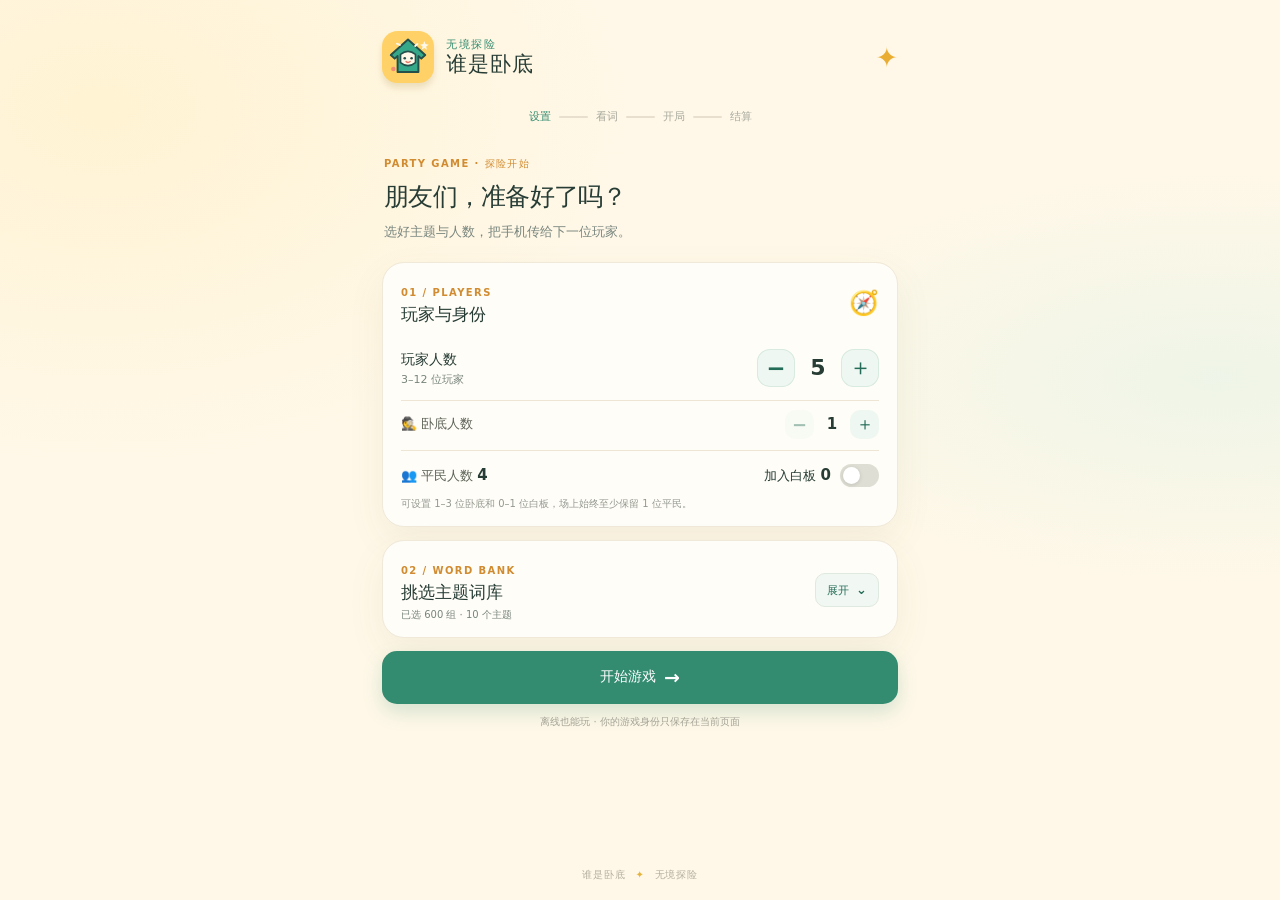
<file: v2/index.html>
<!doctype html>
<html lang="zh-CN">
<head>
  <meta charset="utf-8">
  <meta name="viewport" content="width=device-width,initial-scale=1,viewport-fit=cover">
  <meta name="theme-color" content="#fff8e8">
  <meta name="description" content="谁是卧底 · 无境探险，多级主题词库的线下派对游戏。">
  <link rel="manifest" href="manifest.json">
  <link rel="icon" href="assets/mascot.svg" type="image/svg+xml">
  <link rel="stylesheet" href="styles.css">
  <title>谁是卧底 · 无境探险</title>
</head>
<body>
  <main class="app-shell">
    <header class="brand"><img src="assets/mascot.svg" alt="探险小侦探"><div><p>无境探险</p><h1>谁是卧底</h1></div><span class="brand-spark">✦</span></header>
    <div class="stepper" id="stepper" aria-label="游戏步骤"><span class="active">设置</span><i></i><span>看词</span><i></i><span>开局</span><i></i><span>结算</span></div>

    <section class="screen active" id="setup-screen">
      <div class="intro"><p class="eyebrow">PARTY GAME · 探险开始</p><h2>朋友们，准备好了吗？</h2><p>选好主题与人数，把手机传给下一位玩家。</p></div>
      <article class="panel setup-panel">
        <div class="section-heading"><div><span class="kicker">01 / PLAYERS</span><h3>玩家与身份</h3></div><span class="tiny-illustration">🧭</span></div>
        <div class="counter-row"><div><b>玩家人数</b><small>3–12 位玩家</small></div><div class="counter"><button data-adjust="players" data-delta="-1" aria-label="减少玩家">−</button><strong id="player-count">5</strong><button data-adjust="players" data-delta="1" aria-label="增加玩家">＋</button></div></div>
        <div class="role-control"><span>🕵️ 卧底人数</span><div class="mini-counter"><button data-adjust="undercover" data-delta="-1" aria-label="减少卧底">−</button><b id="undercover-count">1</b><button data-adjust="undercover" data-delta="1" aria-label="增加卧底">＋</button></div></div>
        <div class="role-summary"><span>👥 平民人数 <b id="civilian-count">4</b></span><span class="role-switch"><label for="blank-toggle">加入白板 <b id="blank-count">0</b></label><input id="blank-toggle" type="checkbox"><i></i></span></div>
        <p class="hint">可设置 1–3 位卧底和 0–1 位白板，场上始终至少保留 1 位平民。</p>
      </article>

      <article class="panel categories-panel">
        <div class="section-heading category-heading"><div><span class="kicker">02 / WORD BANK</span><h3>挑选主题词库</h3><p id="pair-count" class="category-summary">正在载入词库…</p></div><button id="category-toggle" class="category-toggle" type="button" aria-expanded="false" aria-controls="category-controls">展开 <span>⌄</span></button></div>
        <div id="category-controls" hidden>
          <label class="search-box"><span>⌕</span><input id="category-search" type="search" placeholder="搜索主题或细分类" autocomplete="off"><button id="clear-search" type="button" aria-label="清除搜索">×</button></label>
          <div class="category-actions"><button id="select-all" type="button">全选</button><button id="clear-all" type="button">清空</button></div>
          <div id="category-tree" class="category-tree" aria-live="polite"><p class="loading">正在打开探险地图…</p></div>
        </div>
      </article>
      <button class="primary-button" id="start-button" disabled>开始游戏 <span>→</span></button>
      <p class="bottom-note">离线也能玩 · 你的游戏身份只保存在当前页面</p>
    </section>

    <section class="screen" id="reveal-screen">
      <div class="screen-title"><span class="kicker">PASS THE PHONE</span><h2 id="reveal-heading">请 1 号玩家查看</h2><p>确认只有自己看到屏幕，再轻触卡片。</p></div>
      <button class="secret-card" id="secret-card" type="button" aria-label="轻触显示你的词语"><span class="card-stars">✦　✦</span><img src="assets/mascot.svg" alt=""><b id="secret-word">轻触查看词语</b><small id="secret-role">这是你的秘密任务</small></button>
      <div class="reveal-controls"><button class="secondary-button" id="camera-button" type="button" disabled>📷 拍张头像</button><button class="primary-button" id="seen-button" type="button" disabled>我记住了，传给下一位 <span>→</span></button></div>
      <button class="text-button restart-button" type="button" data-restart>↻ 词语不合适？换词重开</button>
      <div class="progress-dots" id="reveal-progress"></div>
    </section>

    <section class="screen" id="play-screen">
      <div class="screen-title"><span class="kicker">ROUND <b id="round-number">1</b></span><h2>轮流描述，找出卧底</h2><p>选中玩家可查看词语或记录淘汰。</p></div>
      <div class="players-grid" id="players-grid"></div>
      <div class="selection-label" id="selection-label">先点选一位玩家</div>
      <div class="action-row"><button class="secondary-button" id="forget-button" disabled>👀 忘词了</button><button class="danger-button" id="eliminate-button" disabled>⚡ 记录淘汰</button></div>
      <button class="text-button" id="finish-button">结束游戏并查看身份</button>
      <button class="text-button restart-button" type="button" data-restart>↻ 词语不合适？换词重开</button>
    </section>

    <section class="screen" id="result-screen">
      <div class="result-hero"><span id="result-emoji">🎉</span><p class="kicker">GAME COMPLETE</p><h2 id="result-title">游戏结束</h2><p id="result-message"></p></div>
      <article class="panel"><div class="section-heading"><div><span class="kicker">THE REVEAL</span><h3>大家的身份</h3></div><span class="tiny-illustration">🎭</span></div><div class="result-players" id="result-players"></div><p class="word-reveal" id="word-reveal"></p></article>
      <button class="primary-button" id="new-game-button">再玩一局 <span>↻</span></button>
    </section>
    <footer class="footer-brand">谁是卧底 <span>✦</span> 无境探险</footer>
  </main>

  <dialog id="peek-dialog" class="peek-dialog"><button class="dialog-close" data-close aria-label="关闭">×</button><span>🤫 偷偷看一眼</span><h2 id="peek-word"></h2><p id="peek-player"></p><small>3 秒后自动收起</small></dialog>
  <dialog id="camera-dialog" class="camera-dialog"><button class="dialog-close" data-close aria-label="关闭">×</button><h2>拍张头像</h2><video id="camera-video" autoplay playsinline></video><canvas id="camera-canvas" hidden></canvas><img id="camera-preview" alt="头像预览" hidden><div class="camera-actions"><button class="secondary-button" id="capture-button">拍照</button><button class="primary-button" id="save-photo-button" disabled>保存头像</button></div><p id="camera-message">允许相机权限即可拍照，也可以直接关闭跳过。</p></dialog>
  <div class="toast" id="toast" role="status"></div>
  <script src="app.js" defer></script>
</body>
</html>
</file>
<file: v2/styles.css>
:root{font-family:ui-rounded,"SF Pro Rounded","Noto Sans SC",system-ui,sans-serif;color:#263c35;background:#fff8e8;font-synthesis:none;--ink:#263c35;--green:#338b70;--green-dark:#246c58;--coral:#ec7969;--yellow:#ffd166;--paper:#fffdf7;--muted:#78857e;--line:#eee5d4;--shadow:0 14px 38px #705d3312}*{box-sizing:border-box}body{margin:0;min-width:320px;min-height:100vh;background:radial-gradient(ellipse at 8% 12%,#ffedbb77,transparent 33rem),radial-gradient(ellipse at 95% 42%,#cdeee655,transparent 30rem),#fff8e8}button,input{font:inherit}button{cursor:pointer;-webkit-tap-highlight-color:transparent}button:disabled{cursor:not-allowed;opacity:.42}.app-shell{width:min(100%,560px);min-height:100dvh;margin:auto;padding:calc(14px + env(safe-area-inset-top)) 22px calc(18px + env(safe-area-inset-bottom));display:flex;flex-direction:column}.brand{display:flex;align-items:center;gap:12px;height:60px;position:relative}.brand img{width:52px;height:52px;filter:drop-shadow(0 5px 3px #947c2830)}.brand p{font-size:11px;font-weight:750;letter-spacing:.14em;color:var(--green);margin:0 0 1px}.brand h1{font-size:21px;line-height:1.1;margin:0;letter-spacing:.04em}.brand-spark{margin-left:auto;color:#e9ad34;font-size:27px}.stepper{display:flex;align-items:center;justify-content:center;gap:8px;margin:22px 0 23px;color:#a6a99d;font-size:11px;font-weight:700}.stepper i{width:29px;height:2px;background:#e8dfce;border-radius:3px}.stepper span.active{color:var(--green)}.screen{display:none;animation:arrive .24s ease}.screen.active{display:block}@keyframes arrive{from{opacity:.45;transform:translateY(5px)}to{opacity:1;transform:none}}.intro{margin:0 2px 20px}.eyebrow,.kicker{font-size:10px;letter-spacing:.14em;font-weight:800;color:#d18b30}.intro h2,.screen-title h2{font-size:25px;line-height:1.3;margin:6px 0 7px;letter-spacing:-.03em}.intro>p:last-child,.screen-title>p:last-child{font-size:13px;line-height:1.65;color:var(--muted);margin:0}.panel{background:var(--paper);border:1px solid #f0e8d8;border-radius:22px;padding:18px 18px 15px;box-shadow:var(--shadow);margin-bottom:13px}.section-heading{display:flex;align-items:center;justify-content:space-between;margin-bottom:14px}.section-heading h3{margin:3px 0 0;font-size:17px}.tiny-illustration{font-size:24px}.counter-row{display:flex;justify-content:space-between;align-items:center;padding:9px 0 13px}.counter-row>div:first-child b{font-size:14px}.counter-row small{display:block;color:var(--muted);font-size:11px;margin-top:3px}.counter{display:flex;align-items:center;gap:13px}.counter strong{font-size:22px;min-width:20px;text-align:center}.counter button{width:38px;height:38px;border-radius:13px;border:0;background:#eff7f2;color:var(--green-dark);font-size:23px;font-weight:600;box-shadow:inset 0 0 0 1px #d8ebe0}.role-summary{border-top:1px solid var(--line);padding-top:13px;display:flex;align-items:center;justify-content:space-between;font-size:13px}.role-summary>span:first-child{color:#5d6357}.role-summary b{font-size:15px;color:var(--ink)}.role-switch{display:flex;align-items:center;gap:9px;cursor:pointer}.role-switch input{position:absolute;opacity:0}.role-switch i{width:39px;height:23px;background:#deded4;border-radius:20px;position:relative;transition:.2s}.role-switch i:before{content:"";position:absolute;width:17px;height:17px;border-radius:50%;background:white;top:3px;left:3px;box-shadow:0 1px 4px #0002;transition:.2s}.role-switch input:checked+i{background:var(--green)}.role-switch input:checked+i:before{transform:translateX(16px)}.hint{font-size:10px;color:#939990;margin:10px 0 0}.search-box{display:flex;align-items:center;height:43px;background:#f7f5ed;border:1px solid #eee9dc;border-radius:12px;padding:0 11px;gap:8px;color:#8d988e}.search-box>span{font-size:22px}.search-box input{border:0;outline:0;background:transparent;min-width:0;flex:1;font-size:12px;color:var(--ink)}.search-box button{border:0;background:none;color:#90988f;font-size:20px;padding:3px 5px}.category-actions{display:flex;align-items:center;gap:6px;padding:12px 1px 9px}.category-actions button{border:0;background:#f1f7f2;color:var(--green-dark);border-radius:8px;padding:6px 10px;font-size:10px;font-weight:700}.category-actions span{margin-left:auto;font-size:11px;color:var(--muted);font-weight:650}.category-tree{max-height:335px;overflow:auto;padding:2px 2px 3px;scrollbar-width:thin;scrollbar-color:#dddfd3 transparent}.tree-root{border-top:1px solid #f1ecdf}.tree-root:first-child{border-top:0}.root-row{display:flex;align-items:center;gap:7px;padding:9px 2px 5px;font-size:12px;font-weight:750}.root-check,.leaf-check{appearance:none;width:17px;height:17px;flex:none;border:1.5px solid #ccd1c6;border-radius:5px;background:white;margin:0;display:grid;place-items:center}.root-check:checked,.leaf-check:checked{background:var(--green);border-color:var(--green)}.root-check:checked:after,.leaf-check:checked:after{content:"✓";color:white;font-size:11px;font-weight:800}.root-toggle{border:0;background:none;color:#838e84;padding:3px;font-size:10px}.root-count{margin-left:auto;color:#a0a59b;font-size:10px;font-weight:500}.leaf-list{display:grid;grid-template-columns:1fr 1fr;gap:3px 8px;padding:2px 0 9px 24px}.leaf-row{display:flex;align-items:center;gap:6px;min-height:29px;font-size:10px;color:#626d65}.leaf-row .root-count{font-size:9px}.loading{font-size:12px;color:var(--muted);text-align:center;padding:30px 0}.primary-button,.secondary-button,.danger-button{border:0;border-radius:15px;min-height:53px;padding:0 17px;font-weight:750;font-size:14px;transition:transform .12s,filter .12s}.primary-button:active,.secondary-button:active,.danger-button:active{transform:scale(.98)}.primary-button{width:100%;background:var(--green);color:white;box-shadow:0 8px 20px #338b7033;display:flex;align-items:center;justify-content:center;gap:8px}.primary-button span{font-size:19px}.bottom-note{text-align:center;color:#a4a396;font-size:10px;margin:11px 0 0}.screen-title{text-align:center;margin:2px 0 19px}.screen-title h2{font-size:22px;margin:6px 0}.secret-card{width:min(100%,330px);height:350px;margin:0 auto 20px;border:0;border-radius:27px;background:linear-gradient(147deg,#f8d977,#ffc65f 75%);box-shadow:0 15px 28px #a279321e,inset 0 0 0 1px #fff9d3;display:flex;flex-direction:column;align-items:center;justify-content:center;position:relative;color:#315749;overflow:hidden}.secret-card:before,.secret-card:after{content:"";position:absolute;border:1px solid #fff9;border-radius:50%;width:290px;height:290px;top:-175px;right:-112px}.secret-card:after{width:190px;height:190px;top:auto;right:auto;left:-92px;bottom:-107px}.secret-card img{width:102px;height:102px;margin:16px 0;filter:drop-shadow(0 6px 4px #82621f24)}.secret-card b{font-size:23px}.secret-card small{font-size:12px;margin-top:9px;color:#547166}.card-stars{position:absolute;top:21px;right:24px;color:#fff9;font-size:16px}.secret-card.revealed{background:linear-gradient(140deg,#d7f0dc,#aadfbe)}.reveal-controls{display:grid;gap:9px}.secondary-button{background:#eef5ef;color:var(--green-dark);border:1px solid #dfebe1}.reveal-controls .secondary-button{min-height:44px}.progress-dots{display:flex;justify-content:center;gap:8px;margin:18px}.progress-dots i{width:7px;height:7px;border-radius:10px;background:#ddd9cc}.progress-dots i.done{background:var(--green)}.players-grid{display:grid;grid-template-columns:repeat(3,1fr);gap:10px;margin:18px 0 11px}.player-card{border:1px solid #ece6da;background:var(--paper);border-radius:17px;min-height:105px;padding:11px 5px 9px;position:relative;display:flex;flex-direction:column;align-items:center;justify-content:center;gap:4px;box-shadow:0 5px 14px #725e2909;transition:.15s}.player-card.selected{border:2px solid var(--green);background:#eff8f0;transform:translateY(-2px)}.player-card.eliminated{opacity:.56;background:#f2eee6}.player-card.eliminated:after{content:"淘汰";position:absolute;right:5px;top:5px;font-size:8px;color:white;background:var(--coral);padding:3px 5px;border-radius:7px}.avatar{width:39px;height:39px;border-radius:50%;object-fit:cover;background:#ffe9ad;border:2px solid #fff;box-shadow:0 2px 6px #0001}.avatar-emoji{display:grid;place-items:center;font-size:22px}.player-card b{font-size:11px}.player-card small{font-size:9px;color:#899187}.selection-label{text-align:center;font-size:11px;color:#8a9389;min-height:19px;margin:8px}.action-row{display:grid;grid-template-columns:1fr 1fr;gap:9px}.action-row button{font-size:12px;padding:0 8px;min-height:49px}.danger-button{background:#fce9e4;color:#b75548;border:1px solid #f5d1c8}.text-button{display:block;margin:12px auto;border:0;background:none;padding:10px;color:#8b9188;font-size:11px;text-decoration:underline;text-underline-offset:3px}.result-hero{text-align:center;padding:12px 0 20px}.result-hero>span{font-size:53px}.result-hero .kicker{margin:10px 0 3px}.result-hero h2{font-size:27px;margin:2px}.result-hero>p:last-child{font-size:12px;color:var(--muted);margin:7px}.result-players{display:grid;grid-template-columns:repeat(3,1fr);gap:8px}.result-player{background:#f8f6ef;border-radius:12px;text-align:center;padding:11px 4px;font-size:11px}.result-player span{font-size:20px;display:block;margin-bottom:4px}.result-player small{display:block;color:#7d877d;font-size:9px;margin-top:4px}.word-reveal{background:#fff6d9;border-radius:10px;padding:10px;text-align:center;font-size:11px;color:#655535;margin:11px 0 0}.result-screen+.footer-brand{margin-top:auto}.footer-brand{margin-top:auto;padding-top:22px;text-align:center;color:#b2ad9e;font-size:10px;letter-spacing:.08em}.footer-brand span{color:#e5b33f;margin:0 6px}.peek-dialog,.camera-dialog{border:0;border-radius:24px;width:min(calc(100% - 32px),410px);padding:29px 22px;background:#fffdf7;color:var(--ink);text-align:center;box-shadow:0 24px 90px #14201955}.peek-dialog::backdrop,.camera-dialog::backdrop{background:#21342d88;backdrop-filter:blur(4px)}.dialog-close{position:absolute;right:12px;top:9px;border:0;background:none;color:#899088;font-size:24px}.peek-dialog>span{font-size:12px;color:var(--green)}.peek-dialog h2{font-size:30px;margin:18px}.peek-dialog p,.peek-dialog small{color:#8d958b;font-size:12px}.camera-dialog{text-align:left}.camera-dialog h2{margin:0 0 12px}.camera-dialog video,.camera-dialog>img{width:100%;max-height:55vh;object-fit:cover;border-radius:15px;background:#eae9df}.camera-actions{display:grid;grid-template-columns:1fr 1fr;gap:8px;margin-top:12px}.camera-actions button{font-size:12px;min-height:45px}.camera-dialog>p{font-size:11px;color:#8d958b;text-align:center;margin-bottom:0}.toast{position:fixed;bottom:calc(26px + env(safe-area-inset-bottom));left:50%;transform:translate(-50%,20px);padding:11px 16px;border-radius:11px;background:#273c34;color:white;font-size:12px;opacity:0;pointer-events:none;transition:.2s;white-space:nowrap;z-index:5}.toast.show{opacity:1;transform:translate(-50%,0)}
@media(min-width:600px){.app-shell{padding-top:27px}.category-tree{max-height:390px}.players-grid{grid-template-columns:repeat(4,1fr)}}
@media(max-height:760px){.secret-card{height:290px}.category-tree{max-height:270px}}
/* Keep the setup screen compact on phone viewports while the category editor starts folded. */
.category-heading{margin-bottom:0}
.category-summary{font-size:10px;color:var(--muted);margin:4px 0 0}
.category-toggle{border:1px solid #dfe9df;border-radius:10px;background:#f1f7f2;color:var(--green-dark);padding:8px 11px;font-size:11px;font-weight:700;white-space:nowrap}
.category-toggle span{font-size:13px;margin-left:3px}
.categories-panel #category-controls{padding-top:12px}
.restart-button{margin:7px auto 0;padding:8px 10px;color:#a45d50;text-decoration:none}
@media(max-width:600px){
  .app-shell{padding:calc(7px + env(safe-area-inset-top)) 14px calc(8px + env(safe-area-inset-bottom))}
  .brand{height:45px;gap:9px}
  .brand img{width:40px;height:40px}
  .brand p{font-size:9px}
  .brand h1{font-size:18px}
  .brand-spark{font-size:21px}
  .stepper{margin:9px 0 12px;gap:7px;font-size:10px}
  .stepper i{width:23px}
  .intro{margin:0 2px 9px}
  .intro h2{font-size:21px;margin:3px 0 4px}
  .intro>p:last-child{font-size:11px;line-height:1.45}
  .eyebrow,.kicker{font-size:9px}
  .panel{border-radius:17px;padding:11px 13px 10px;margin-bottom:8px}
  .section-heading{margin-bottom:7px}
  .section-heading h3{font-size:15px}
  .tiny-illustration{font-size:20px}
  .counter-row{padding:3px 0 6px}
  .counter-row>div:first-child b{font-size:12px}
  .counter-row small{font-size:9px;margin-top:1px}
  .counter{gap:10px}
  .counter strong{font-size:19px}
  .counter button{width:33px;height:33px;border-radius:11px}
  .role-control{padding:6px 0 7px;font-size:11px}
  .mini-counter{gap:10px}
  .mini-counter button{width:27px;height:27px}
  .role-summary{padding-top:8px;font-size:11px}
  .role-summary b{font-size:13px}
  .role-switch{gap:6px}
  .role-switch i{width:35px;height:21px}
  .role-switch i:before{width:15px;height:15px;top:3px;left:3px}
  .role-switch input:checked+i:before{transform:translateX(14px)}
  .hint{font-size:9px;margin:6px 0 0}
  .category-summary{font-size:9px;margin-top:2px}
  .category-toggle{padding:7px 9px;font-size:10px}
  .primary-button,.secondary-button,.danger-button{min-height:45px;border-radius:13px;font-size:13px}
  .bottom-note{font-size:9px;margin:5px 0 0}
  .footer-brand{padding-top:8px;font-size:9px}
}
@media(prefers-reduced-motion:reduce){*,*:before,*:after{animation-duration:.01ms!important;transition-duration:.01ms!important;scroll-behavior:auto!important}}
.role-control{display:flex;align-items:center;justify-content:space-between;padding:9px 0 11px;border-top:1px solid var(--line);font-size:13px;color:#5d6357}.mini-counter{display:flex;align-items:center;gap:12px}.mini-counter b{font-size:15px;color:var(--ink);min-width:12px;text-align:center}.mini-counter button{width:29px;height:29px;border-radius:10px;border:0;background:#eff7f2;color:var(--green-dark);font-size:18px;font-weight:700}
@media(max-width:600px){.role-control{padding:6px 0 7px;font-size:11px}.mini-counter{gap:10px}.mini-counter button{width:27px;height:27px}}
</file>
